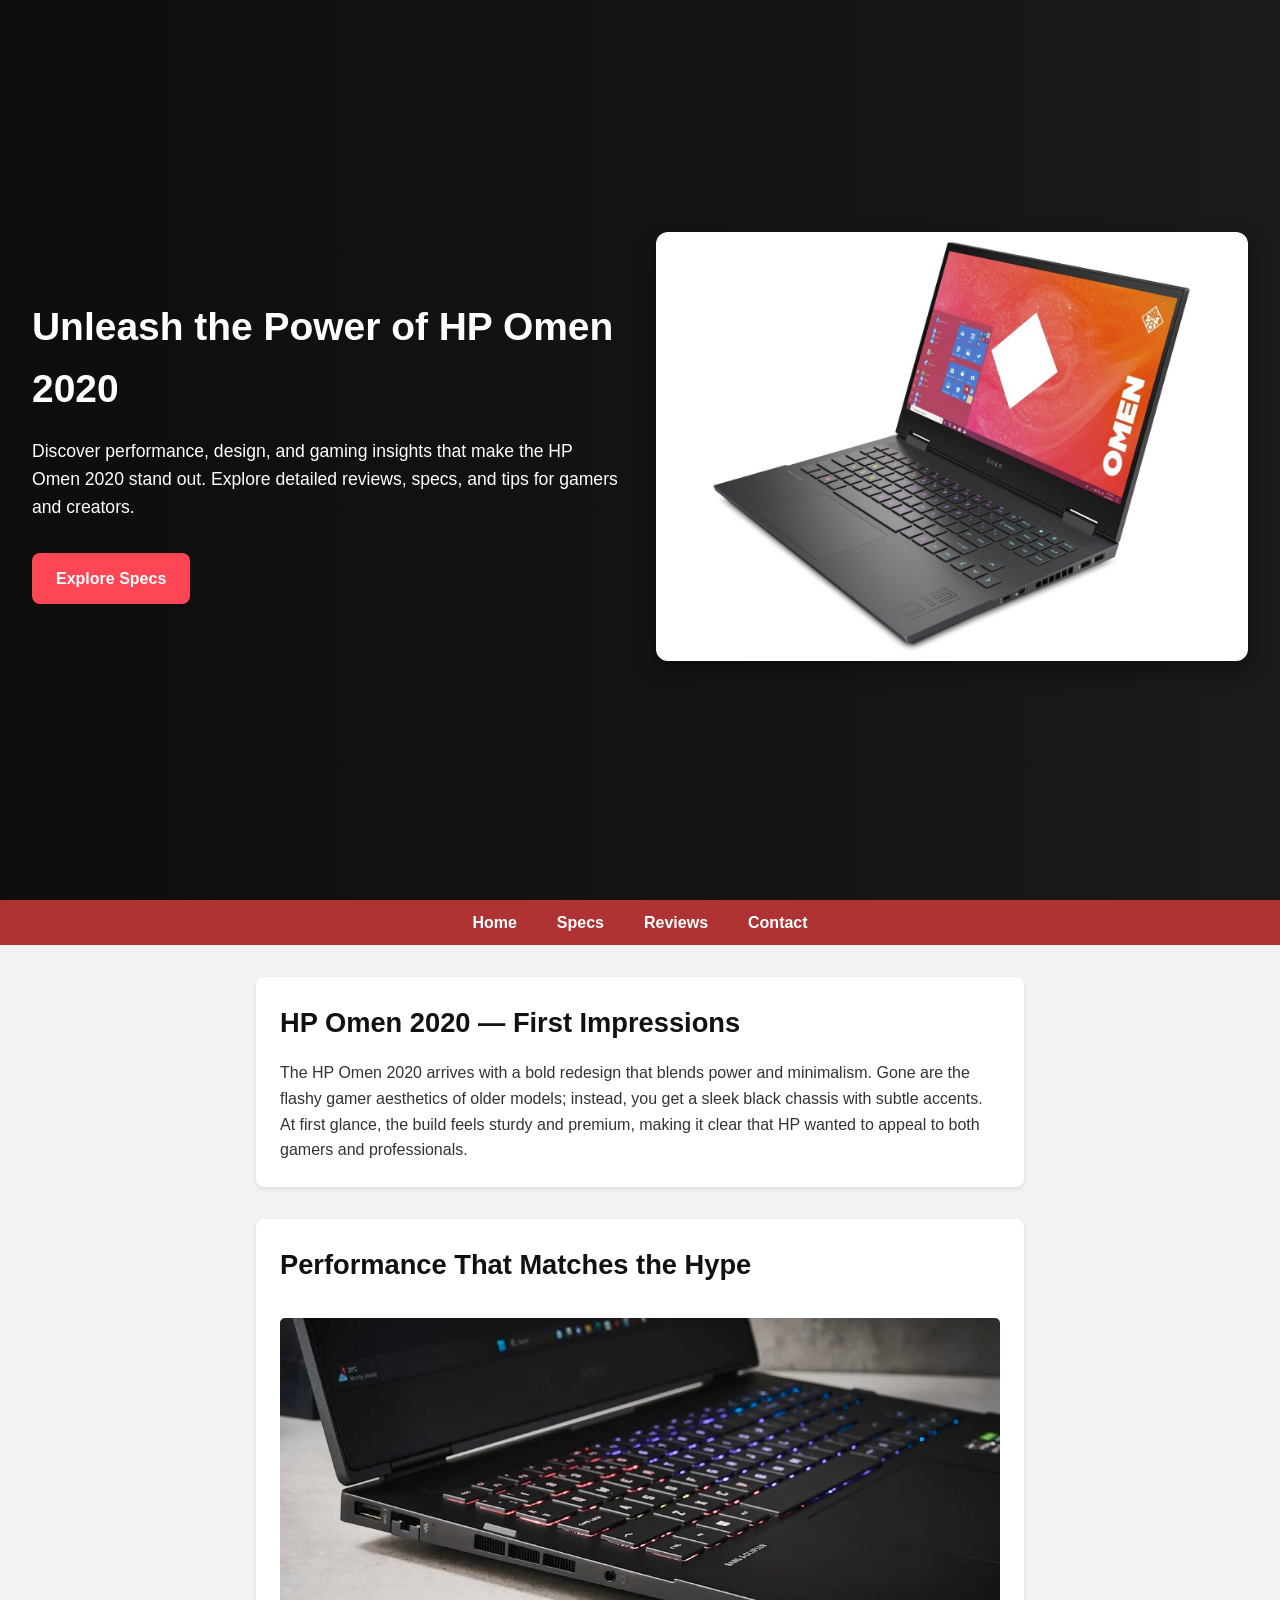
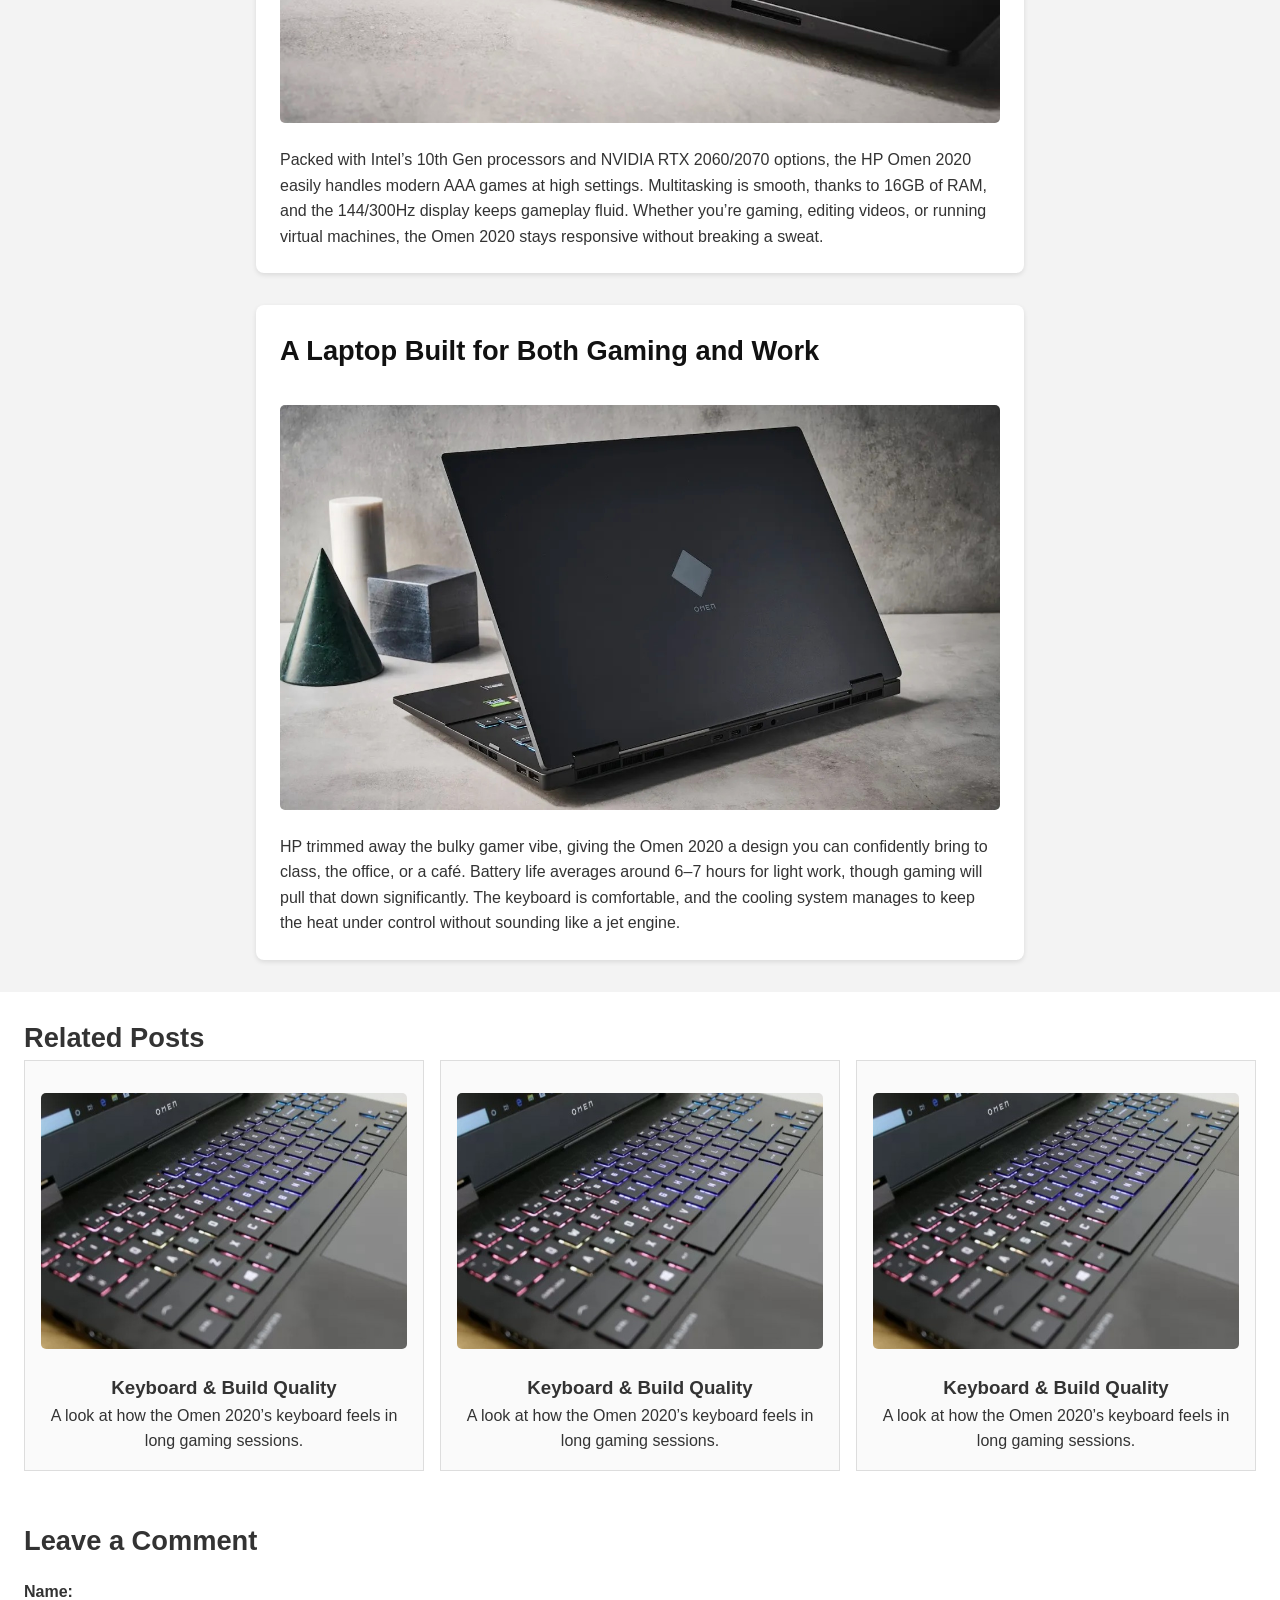
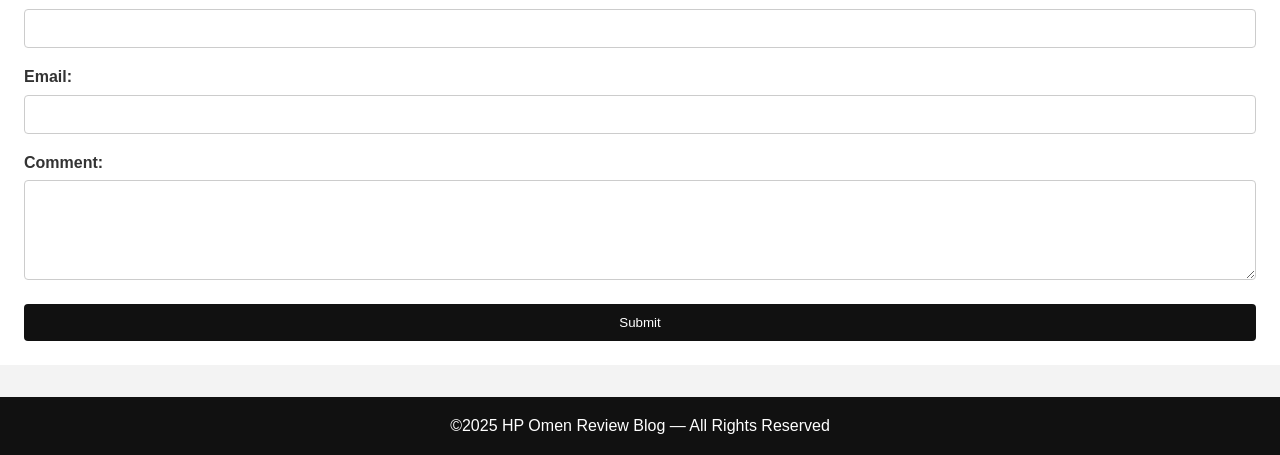
<file: projects/beginner/blog-page/index.html>
<!doctype html>
<html lang="en">
  <head>
    <meta charset="UTF-8" />
    <meta name="viewport" content="width=device-width, initial-scale=1.0" />
    <title>HP Omen 2020 Review Blog</title>
    <link rel="stylesheet" href="styles.css" />
  </head>
  <body>
    <!--   <header id="home">
      <h1>HP Omen 2020 Review Blog</h1>
      <p>Performance, design, and gaming insights.</p>
    </header> -->

    <!-- ✅ Hero Section with CTA -->
    <section class="hero" id="home">
      <div class="hero-content">
        <h1>Unleash the Power of HP Omen 2020</h1>
        <p>
          Discover performance, design, and gaming insights that make the HP
          Omen 2020 stand out. Explore detailed reviews, specs, and tips for
          gamers and creators.
        </p>
        <a href="#specs" class="cta-btn">Explore Specs</a>
      </div>
      <div class="hero-image">
        <img
          src="./images/hp-frontview.jpg"
          alt="HP Omen 2020 laptop open with RGB keyboard glowing"
        />
      </div>
    </section>
    <nav aria-label="Main navigation">
      <ul>
        <li><a href="#home">Home</a></li>
        <li><a href="#specs">Specs</a></li>
        <li><a href="#reviews">Reviews</a></li>
        <li><a href="#contact">Contact</a></li>
      </ul>
    </nav>
    <main>
      <article>
        <h2>HP Omen 2020 — First Impressions</h2>
        <!-- <img
          src="./images/hp-frontview.jpg"
          alt="Front view of the HP Omen 2020 laptop"
        /> -->
        <p>
          The HP Omen 2020 arrives with a bold redesign that blends power and
          minimalism. Gone are the flashy gamer aesthetics of older models;
          instead, you get a sleek black chassis with subtle accents. At first
          glance, the build feels sturdy and premium, making it clear that HP
          wanted to appeal to both gamers and professionals.
        </p>
      </article>
      <article id="specs">
        <h2>Performance That Matches the Hype</h2>
        <img
          src="./images/hp-side.jpg"
          alt="Close-up of HP Omen 2020 display running a game"
        />
        <p>
          Packed with Intel’s 10th Gen processors and NVIDIA RTX 2060/2070
          options, the HP Omen 2020 easily handles modern AAA games at high
          settings. Multitasking is smooth, thanks to 16GB of RAM, and the
          144/300Hz display keeps gameplay fluid. Whether you’re gaming, editing
          videos, or running virtual machines, the Omen 2020 stays responsive
          without breaking a sweat.
        </p>
      </article>
      <article id="reviews">
        <h2>A Laptop Built for Both Gaming and Work</h2>
        <img src="./images/hp-desk.jpg" alt="Side profile of HP Omen 2020" />
        <p>
          HP trimmed away the bulky gamer vibe, giving the Omen 2020 a design
          you can confidently bring to class, the office, or a café. Battery
          life averages around 6–7 hours for light work, though gaming will pull
          that down significantly. The keyboard is comfortable, and the cooling
          system manages to keep the heat under control without sounding like a
          jet engine.
        </p>
      </article>
    </main>
    <section class="cards">
      <h2>Related Posts</h2>
      <div class="card-container">
        <div class="card">
          <img src="./images/hp-keyboard.jpg" alt="HP Omen keyboard close-up" />
          <h3>Keyboard & Build Quality</h3>
          <p>
            A look at how the Omen 2020’s keyboard feels in long gaming
            sessions.
          </p>
        </div>
        <div class="card">
          <img src="./images/hp-keyboard.jpg" alt="HP Omen keyboard close-up" />
          <h3>Keyboard & Build Quality</h3>
          <p>
            A look at how the Omen 2020’s keyboard feels in long gaming
            sessions.
          </p>
        </div>
        <div class="card">
          <img src="./images/hp-keyboard.jpg" alt="HP Omen keyboard close-up" />
          <h3>Keyboard & Build Quality</h3>
          <p>
            A look at how the Omen 2020’s keyboard feels in long gaming
            sessions.
          </p>
        </div>
      </div>
    </section>

    <section>
      <h2 id="contact">Leave a Comment</h2>
      <form>
        <label for="name">Name:</label>
        <input
          type="text"
          id="name"
          name="name"
          required
          aria-required="true"
        />
        <label for="email">Email:</label>
        <input
          type="email"
          id="email"
          name="email"
          required
          aria-required="true"
        />
        <label for="comment">Comment:</label>
        <textarea id="comment" name="comment" required></textarea>
        <button type="submit">Submit</button>
      </form>
    </section>

    <footer>
      <p>&copy;2025 HP Omen Review Blog — All Rights Reserved</p>
    </footer>
  </body>
</html>
</file>
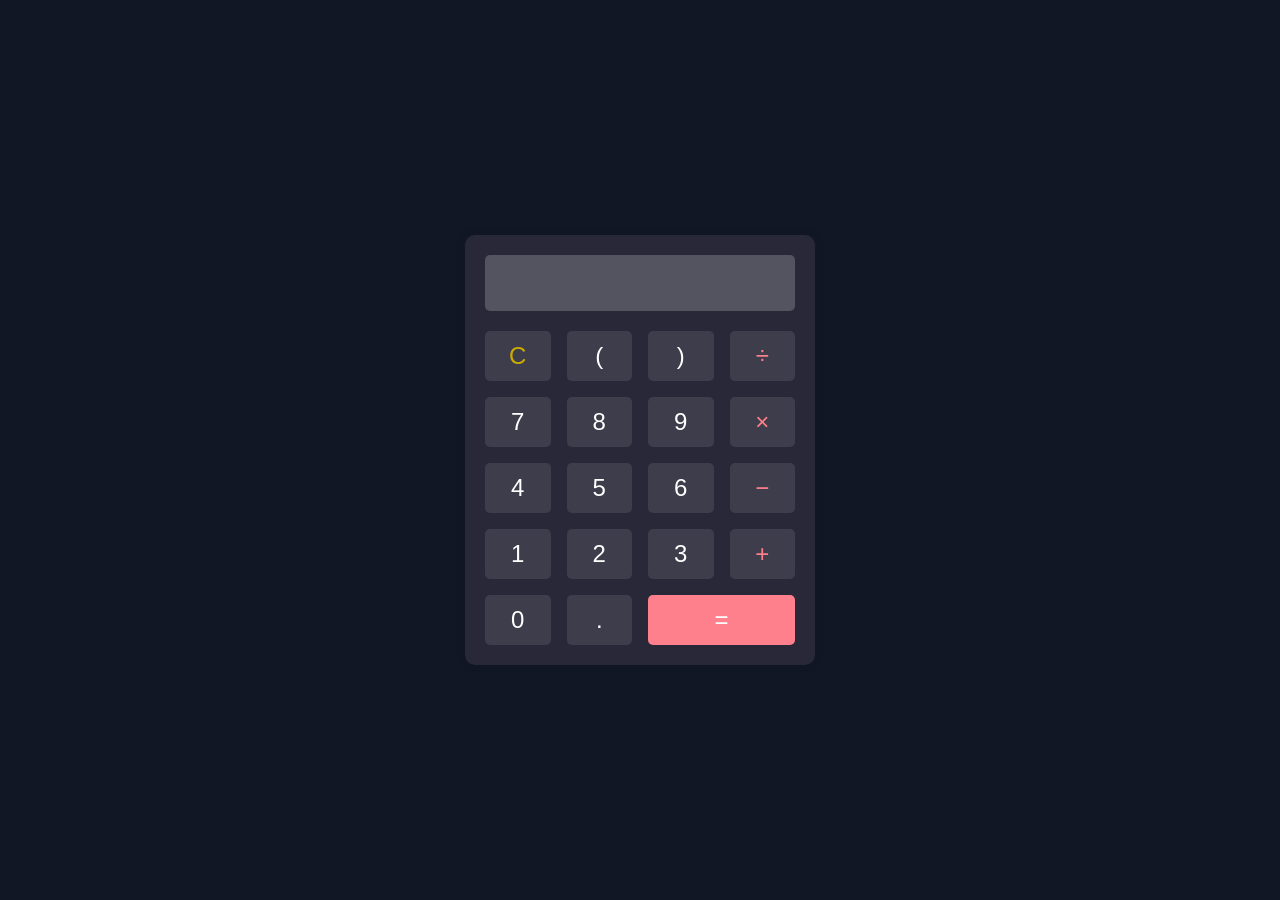
<file: projects/beginner/calculator/index.html>
<!doctype html>
<html lang="en">
  <head>
    <meta charset="UTF-8" />
    <meta name="viewport" content="width=device-width, initial-scale=1.0" />
    <title>Calculator</title>
    <link rel="stylesheet" href="styles.css" />
    <script src="app.js" defer></script>
  </head>
  <body>
    <div class="calculator">
      <input type="text" id="display" class="display" readonly />
      <div class="buttons">
        <button class="button clear" onclick="clearDisplay()">C</button>
        <button class="button" onclick="appendToDisplay('(')">(</button>
        <button class="button" onclick="appendToDisplay(')')">)</button>
        <button class="button symbol" onclick="appendToDisplay('/')">&divide;</button>

        <button class="button" onclick="appendToDisplay('7')">7</button>
        <button class="button" onclick="appendToDisplay('8')">8</button>
        <button class="button" onclick="appendToDisplay('9')">9</button>
        <button class="button symbol" onclick="appendToDisplay('*')">&times;</button>

        <button class="button" onclick="appendToDisplay('4')">4</button>
        <button class="button" onclick="appendToDisplay('5')">5</button>
        <button class="button" onclick="appendToDisplay('6')">6</button>
        <button class="button symbol" onclick="appendToDisplay('-')">&minus;</button>

        <button class="button" onclick="appendToDisplay('1')">1</button>
        <button class="button" onclick="appendToDisplay('2')">2</button>
        <button class="button" onclick="appendToDisplay('3')">3</button>
        <button class="button symbol" onclick="appendToDisplay('+')">+</button>

        <button class="button" onclick="appendToDisplay('0')">0</button>
        <button class="button" onclick="appendToDisplay('.')">.</button>
        <button class="button equals" onclick="calculate()">
          =
        </button>
      </div>
    </div>
  </body>
</html>
</file>
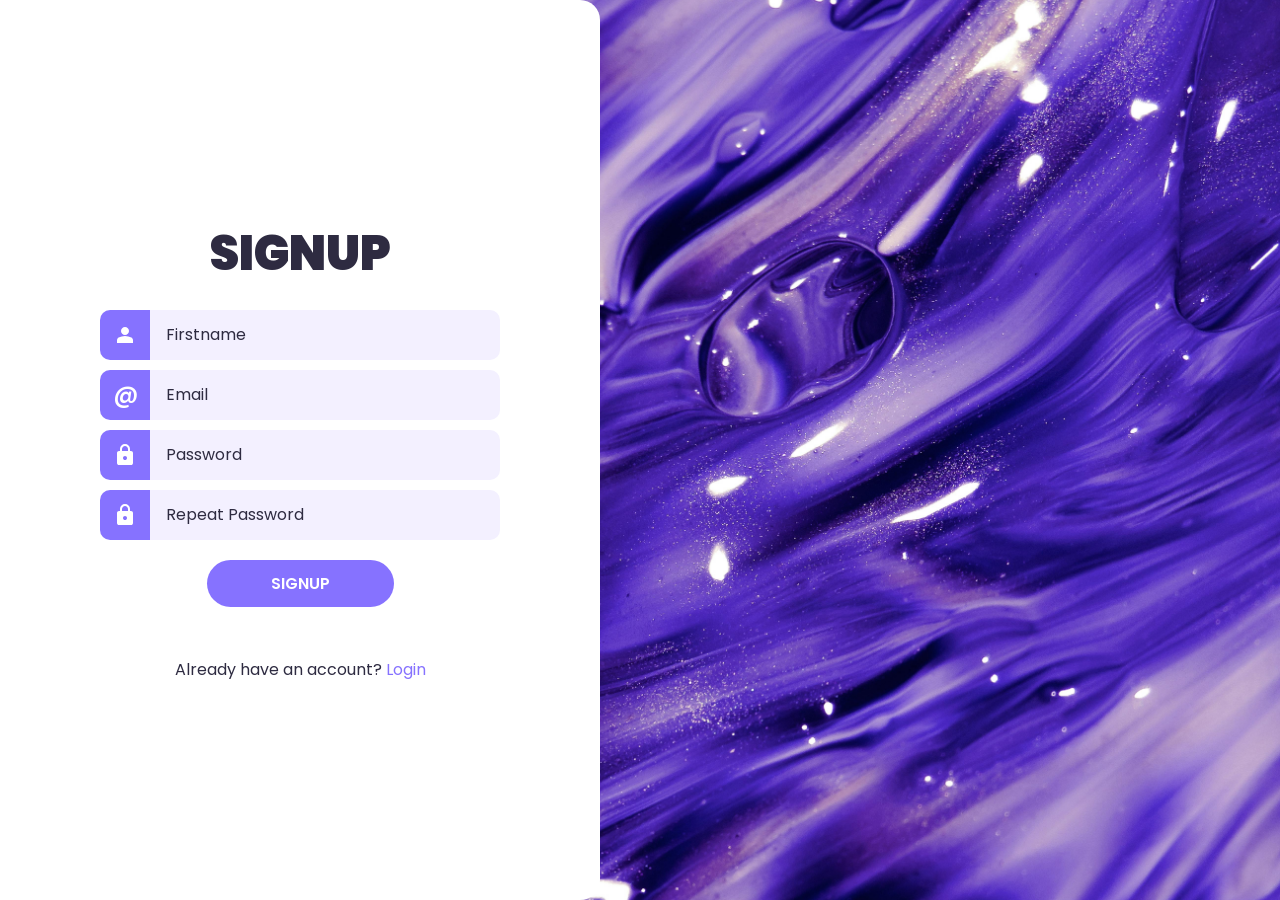
<file: projects/beginner/login-signup/index.html>
<!doctype html>
<html lang="en">
  <head>
    <meta charset="UTF-8" />
    <meta name="viewport" content="width=device-width, initial-scale=1.0" />
    <link rel="stylesheet" href="styles.css" />
    <script src="validation.js" defer></script>
    <title>SignUp</title>
  </head>
  <body>
    <div class="wrapper">
      <h1>Signup</h1>
      <p id="error-message"></p>
      <form id="form">
        <div>
          <label for="firstname-input"
            ><svg
              xmlns="http://www.w3.org/2000/svg"
              height="24px"
              viewBox="0 -960 960 960"
              width="24px"
              fill="#434343"
            >
              <path
                d="M367-527q-47-47-47-113t47-113q47-47 113-47t113 47q47 47 47 113t-47 113q-47 47-113 47t-113-47ZM160-160v-112q0-34 17.5-62.5T224-378q62-31 126-46.5T480-440q66 0 130 15.5T736-378q29 15 46.5 43.5T800-272v112H160Z"
              /></svg
          ></label>
          <input
            type="text"
            name="firstname"
            id="firstname-input"
            placeholder="Firstname"
          />
        </div>
        <div>
          <label for="email-input"><span>@</span></label>
          <input
            type="email"
            name="email"
            id="email-input"
            placeholder="Email"
          />
        </div>
        <div>
          <label for="password-input"
            ><svg
              xmlns="http://www.w3.org/2000/svg"
              height="24px"
              viewBox="0 -960 960 960"
              width="24px"
              fill="#434343"
            >
              <path
                d="M240-80q-33 0-56.5-23.5T160-160v-400q0-33 23.5-56.5T240-640h40v-80q0-83 58.5-141.5T480-920q83 0 141.5 58.5T680-720v80h40q33 0 56.5 23.5T800-560v400q0 33-23.5 56.5T720-80H240Zm296.5-223.5Q560-327 560-360t-23.5-56.5Q513-440 480-440t-56.5 23.5Q400-393 400-360t23.5 56.5Q447-280 480-280t56.5-23.5ZM360-640h240v-80q0-50-35-85t-85-35q-50 0-85 35t-35 85v80Z"
              /></svg
          ></label>
          <input
            type="password"
            name="password"
            id="password-input"
            placeholder="Password"
          />
        </div>
        <div>
          <label for="repeat-password-input"
            ><svg
              xmlns="http://www.w3.org/2000/svg"
              height="24px"
              viewBox="0 -960 960 960"
              width="24px"
              fill="#434343"
            >
              <path
                d="M240-80q-33 0-56.5-23.5T160-160v-400q0-33 23.5-56.5T240-640h40v-80q0-83 58.5-141.5T480-920q83 0 141.5 58.5T680-720v80h40q33 0 56.5 23.5T800-560v400q0 33-23.5 56.5T720-80H240Zm296.5-223.5Q560-327 560-360t-23.5-56.5Q513-440 480-440t-56.5 23.5Q400-393 400-360t23.5 56.5Q447-280 480-280t56.5-23.5ZM360-640h240v-80q0-50-35-85t-85-35q-50 0-85 35t-35 85v80Z"
              /></svg
          ></label>
          <input
            type="password"
            name="repeat-password"
            id="repeat-password-input"
            placeholder="Repeat Password"
          />
        </div>
        <button type="submit">Signup</button>
      </form>
      <p>Already have an account? <a href="login.html">Login</a></p>
    </div>
  </body>
</html>
</file>
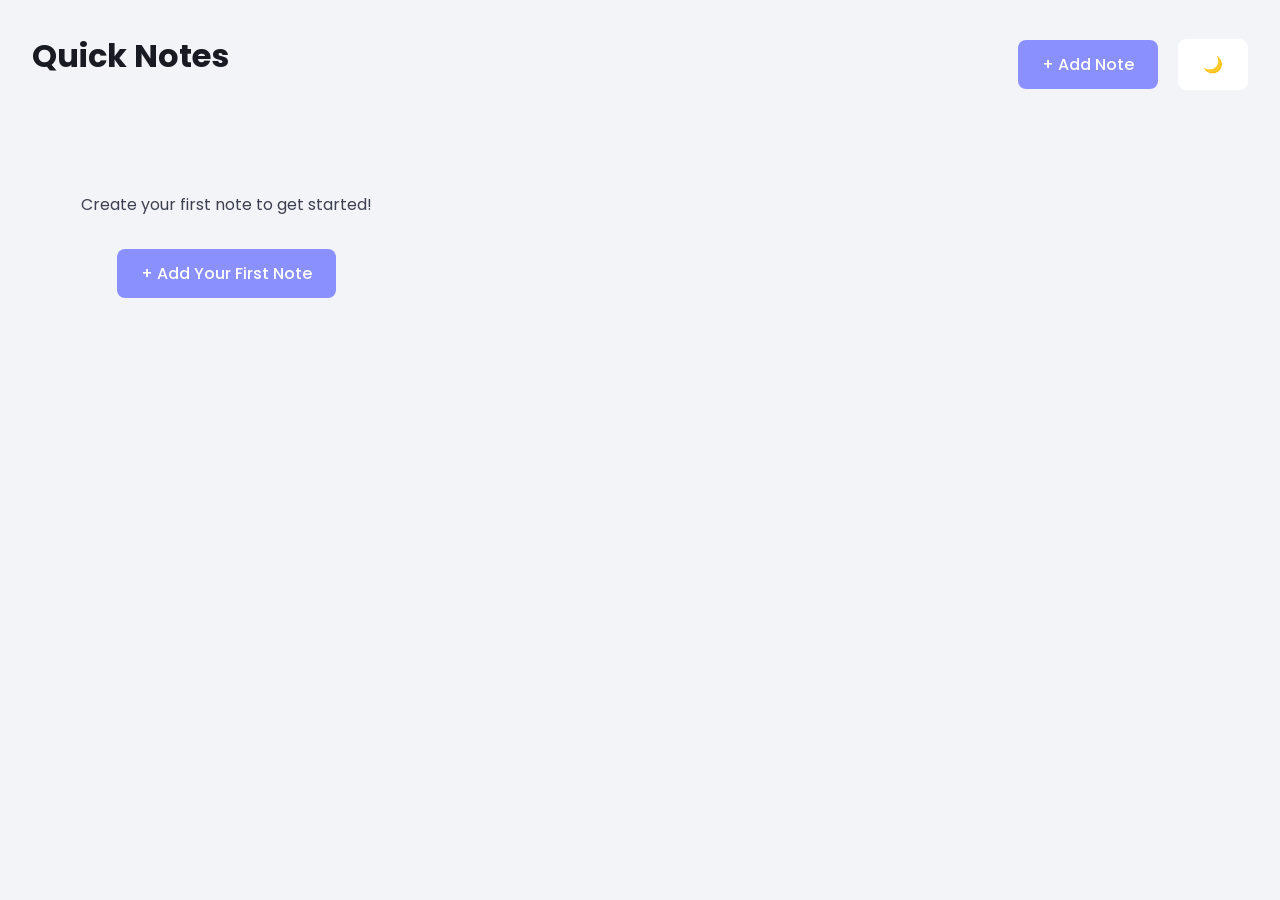
<file: projects/beginner/note-app/index.html>
<!doctype html>
<html lang="en">
  <head>
    <meta charset="UTF-8" />
    <meta name="viewport" content="width=device-width, initial-scale=1.0" />
    <title>Quick Notes</title>
    <link rel="stylesheet" href="style.css" />
    <script src="app.js" defer></script>
  </head>
  <body>
    <header>
      <h1>Quick Notes</h1>
      <div>
        <button class="add-note-btn" onclick="openNoteDialog()">
          + Add Note
        </button>
        <button id="themeToggleBtn" class="theme-toggle-btn">🌙</button>
      </div>
    </header>

    <main id="notesContainer" class="notes-grid"></main>

    <dialog id="noteDialog">
      <div class="dialog-content">
        <div class="dialog-header">
          <h2 class="dialog-title" id="dialogTitle">Add New Note</h2>
          <button class="close-btn" onclick="closeNoteDialog()">x</button>
        </div>

        <form id="noteForm">
          <div class="form-group">
            <label for="noteTitle" class="form-label">Title</label>
            <input
              type="text"
              id="noteTitle"
              class="form-input"
              placeholder="Enter note title..."
              required
            />
          </div>

          <div class="form-group">
            <label for="noteContent" class="form-label">Content</label>
            <textarea
              id="noteContent"
              class="form-textarea"
              placeholder="Write your note here..."
              required
            ></textarea>
          </div>

          <div class="dialog-actions">
            <button
              type="button"
              class="cancel-btn"
              onclick="closeNoteDialog()"
            >
              Cancel
            </button>
            <button type="submit" class="save-btn">Save Note</button>
          </div>
        </form>
      </div>
    </dialog>
  </body>
</html>
</file>
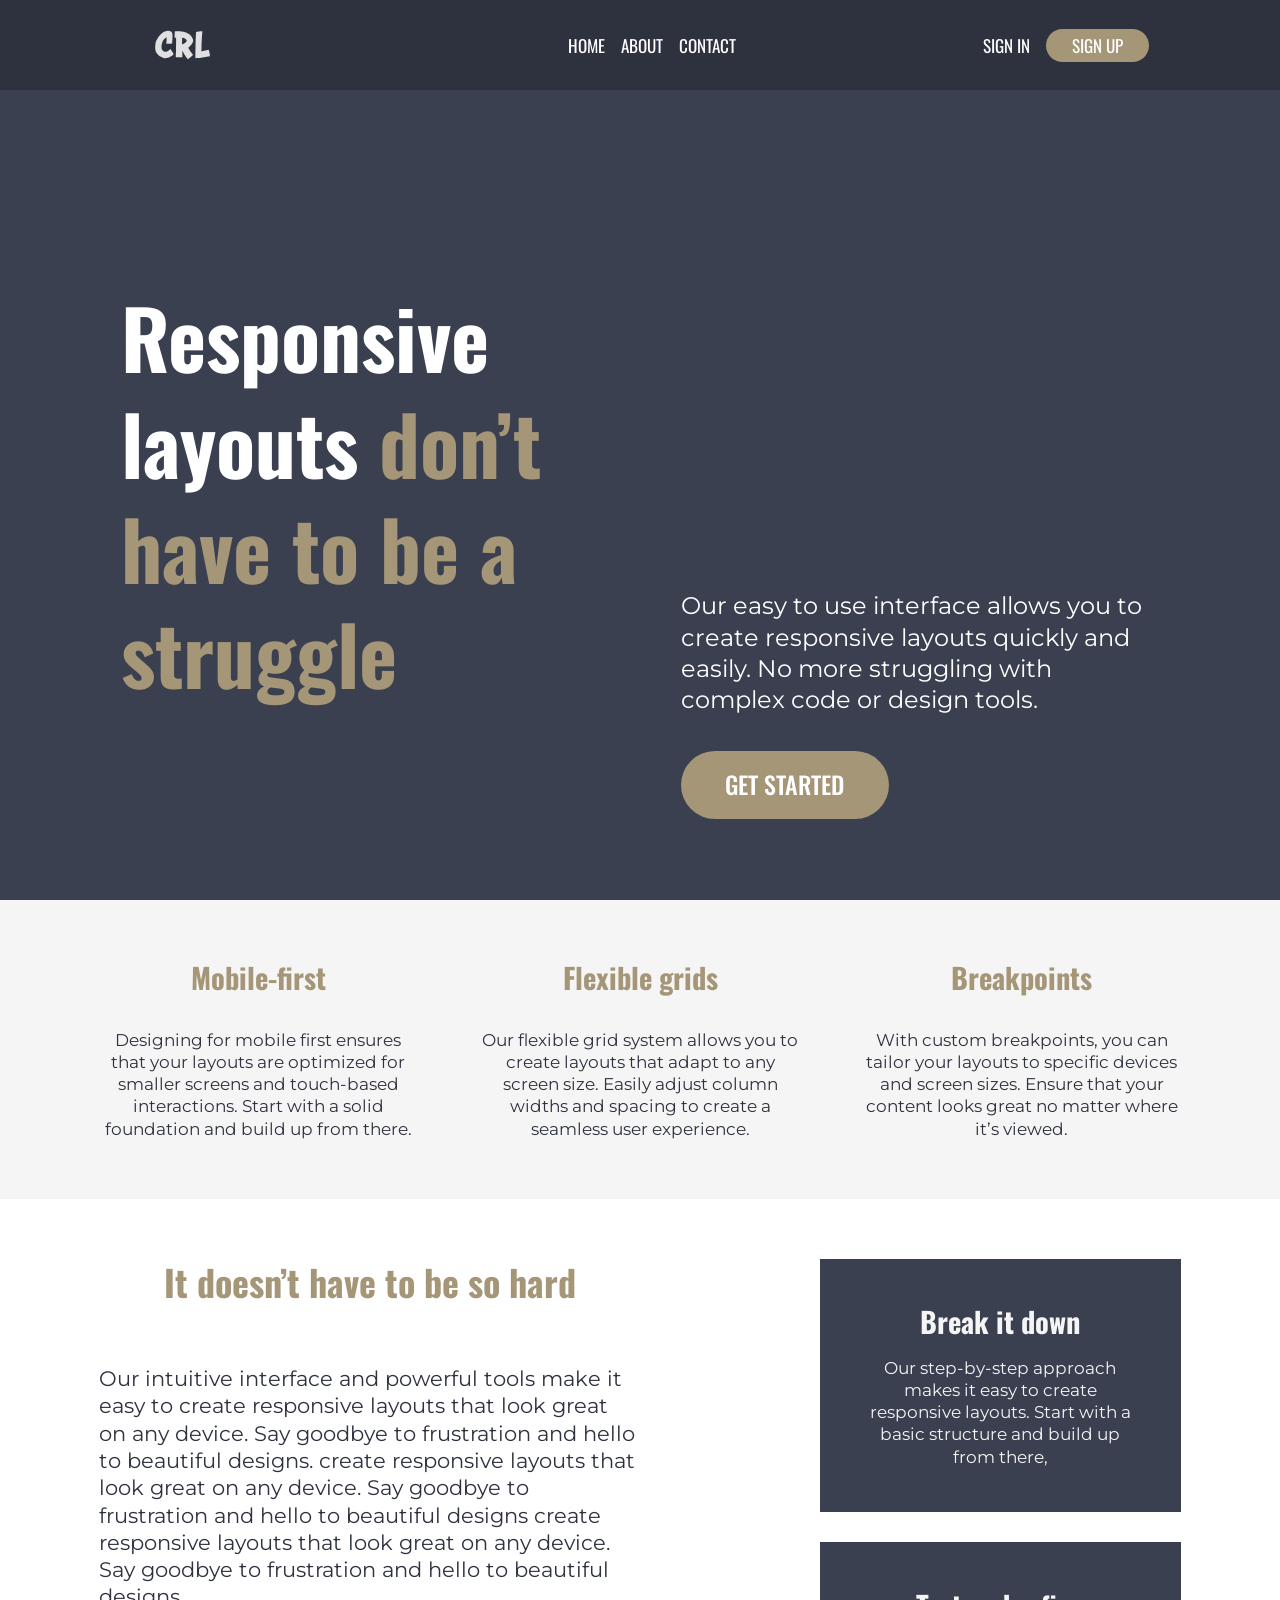
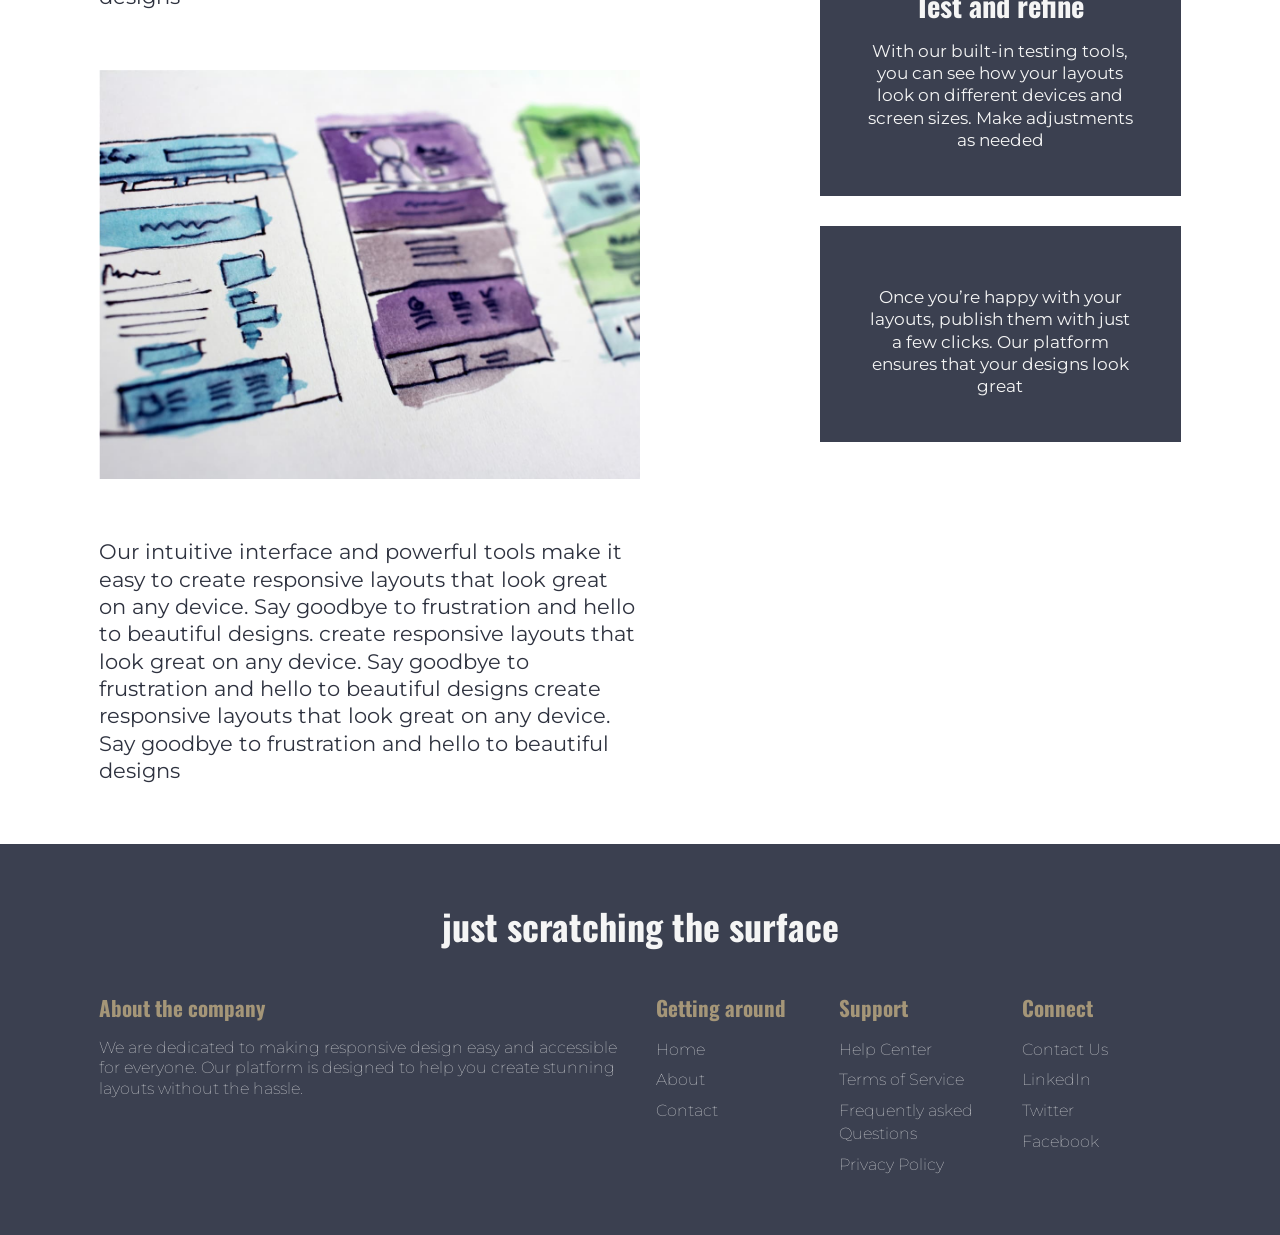
<file: projects/beginner/responsive-layout/index.html>
<!DOCTYPE html>
<html lang="en">
  <head>
    <meta charset="UTF-8" />
    <meta name="viewport" content="width=device-width, initial-scale=1.0" />
    <title>Responsive Layout</title>

    <link rel="preconnect" href="https://fonts.googleapis.com" />
    <link rel="preconnect" href="https://fonts.gstatic.com" crossorigin />
    <link
      href="https://fonts.googleapis.com/css2?family=Montserrat:ital,wght@0,100..900;1,100..900&family=Oswald:wght@200..700&display=swap"
      rel="stylesheet"
    />

    <!-- Base styles: always load -->
    <link rel="stylesheet" href="./styles/general.css" />
    <!-- Tablet overrides -->
    <link
      rel="stylesheet"
      href="./styles/tablet.css"
      media="(min-width: 701px) "
    />

    <!-- Desktop overrides -->
    <link
      rel="stylesheet"
      href="./styles/desktop.css"
      media="(min-width: 1001px)"
    />
  </head>
  <body>
    <!-- header section -->
    <header>
      <nav class="container">
        <div class="logo">
          <img src="./images/logo.svg" alt="logo svg" />
          <label for="nav-toggle" class="hamburger">☰</label>
        </div>
        <input type="checkbox" name="toggle" id="nav-toggle" />
        <ul class="nav-links">
          <li><a href="#">Home</a></li>
          <li><a href="#">About</a></li>
          <li><a href="#">Contact</a></li>

          <li><a href="#">Sign In</a></li>
          <li><a href="#" class="sign-up">Sign Up</a></li>
        </ul>
      </nav>
    </header>
    <main>
      <!-- hero section -->
      <section class="hero">
        <div class="container hero-content">
          <div class="hero-title">
            <h1>Responsive layouts <span>don’t have to be a struggle</span></h1>
          </div>
          <div class="hero-text">
            <p>
              Our easy to use interface allows you to create responsive layouts
              quickly and easily. No more struggling with complex code or design
              tools.
            </p>
            <a href="#" class="cta-btn">Get Started</a>
          </div>
        </div>
      </section>

      <!-- design section -->
      <section class="design">
        <div class="container design-grid">
          <div class="design-col">
            <h2>Mobile-first</h2>
            <p>
              Designing for mobile first ensures that your layouts are optimized
              for smaller screens and touch-based interactions. Start with a
              solid foundation and build up from there.
            </p>
          </div>
          <div class="design-col">
            <h2>Flexible grids</h2>
            <p>
              Our flexible grid system allows you to create layouts that adapt
              to any screen size. Easily adjust column widths and spacing to
              create a seamless user experience.
            </p>
          </div>
          <div class="design-col">
            <h2>Breakpoints</h2>
            <p>
              With custom breakpoints, you can tailor your layouts to specific
              devices and screen sizes. Ensure that your content looks great no
              matter where it’s viewed.
            </p>
          </div>
        </div>
      </section>

      <!-- method section -->
      <section class="method">
        <div class="container method-content">
          <!-- method image side -->
          <div class="image-side">
            <div class="method-row">
              <h2 class="method-title">It doesn’t have to be so hard</h2>
              <p class="method-text">
                Our intuitive interface and powerful tools make it easy to
                create responsive layouts that look great on any device. Say
                goodbye to frustration and hello to beautiful designs. create
                responsive layouts that look great on any device. Say goodbye to
                frustration and hello to beautiful designs create responsive
                layouts that look great on any device. Say goodbye to
                frustration and hello to beautiful designs
              </p>
            </div>
       
              <img
                class="method-img method-row container"
                src="./images/the-image.jpg"
                alt="devices illustration"
              />
     
            <div class="method-row">
              <p class="method-text">
                Our intuitive interface and powerful tools make it easy to
                create responsive layouts that look great on any device. Say
                goodbye to frustration and hello to beautiful designs. create
                responsive layouts that look great on any device. Say goodbye to
                frustration and hello to beautiful designs create responsive
                layouts that look great on any device. Say goodbye to
                frustration and hello to beautiful designs
              </p>
            </div>
          </div>
          <!-- grid-side -->
          <div class="grid-side">
            <div class="grid-method">
              <h2>Break it down</h2>
              <p>
                Our step-by-step approach makes it easy to create responsive
                layouts. Start with a basic structure and build up from there,
              </p>
            </div>
            <div class="grid-method">
              <h2>Test and refine</h2>
              <p>
                With our built-in testing tools, you can see how your layouts
                look on different devices and screen sizes. Make adjustments as
                needed
              </p>
            </div>
            <div class="grid-method">
              <p>
                Once you’re happy with your layouts, publish them with just a
                few clicks. Our platform ensures that your designs look great
              </p>
            </div>
          </div>
        </div>
      </section>
    </main>

    <!-- footer section -->
    <footer>
      <div class="container footer-content">
        <h2 class="footer-title">just scratching the surface</h2>

        <div class="footer-box">
          <div class="footer-about">
            <h2>About the company</h2>
            <p>
              We are dedicated to making responsive design easy and accessible
              for everyone. Our platform is designed to help you create stunning
              layouts without the hassle.
            </p>
          </div>
          <!-- footer links -->
          <div class="footer-links">
            <div class="link-col">
              <h2>Getting around</h2>
              <ul>
                <li><a href="#">Home</a></li>
                <li><a href="#">About</a></li>
                <li><a href="#">Contact</a></li>
              </ul>
            </div>
            <div class="link-col">
              <h2>Support</h2>
              <ul>
                <li><a href="#">Help Center</a></li>
                <li><a href="#">Terms of Service</a></li>
                <li><a href="#">Frequently asked Questions</a></li>
                <li><a href="#">Privacy Policy</a></li>
              </ul>
            </div>
            <div class="link-col">
              <h2>Connect</h2>
              <ul>
                <li><a href="#">Contact Us</a></li>
                <li><a href="#">LinkedIn</a></li>
                <li><a href="#">Twitter</a></li>
                <li><a href="#">Facebook</a></li>
              </ul>
            </div>
          </div>
        </div>
      </div>
    </footer>

    <script src="script.js"></script>
  </body>
</html>
</file>
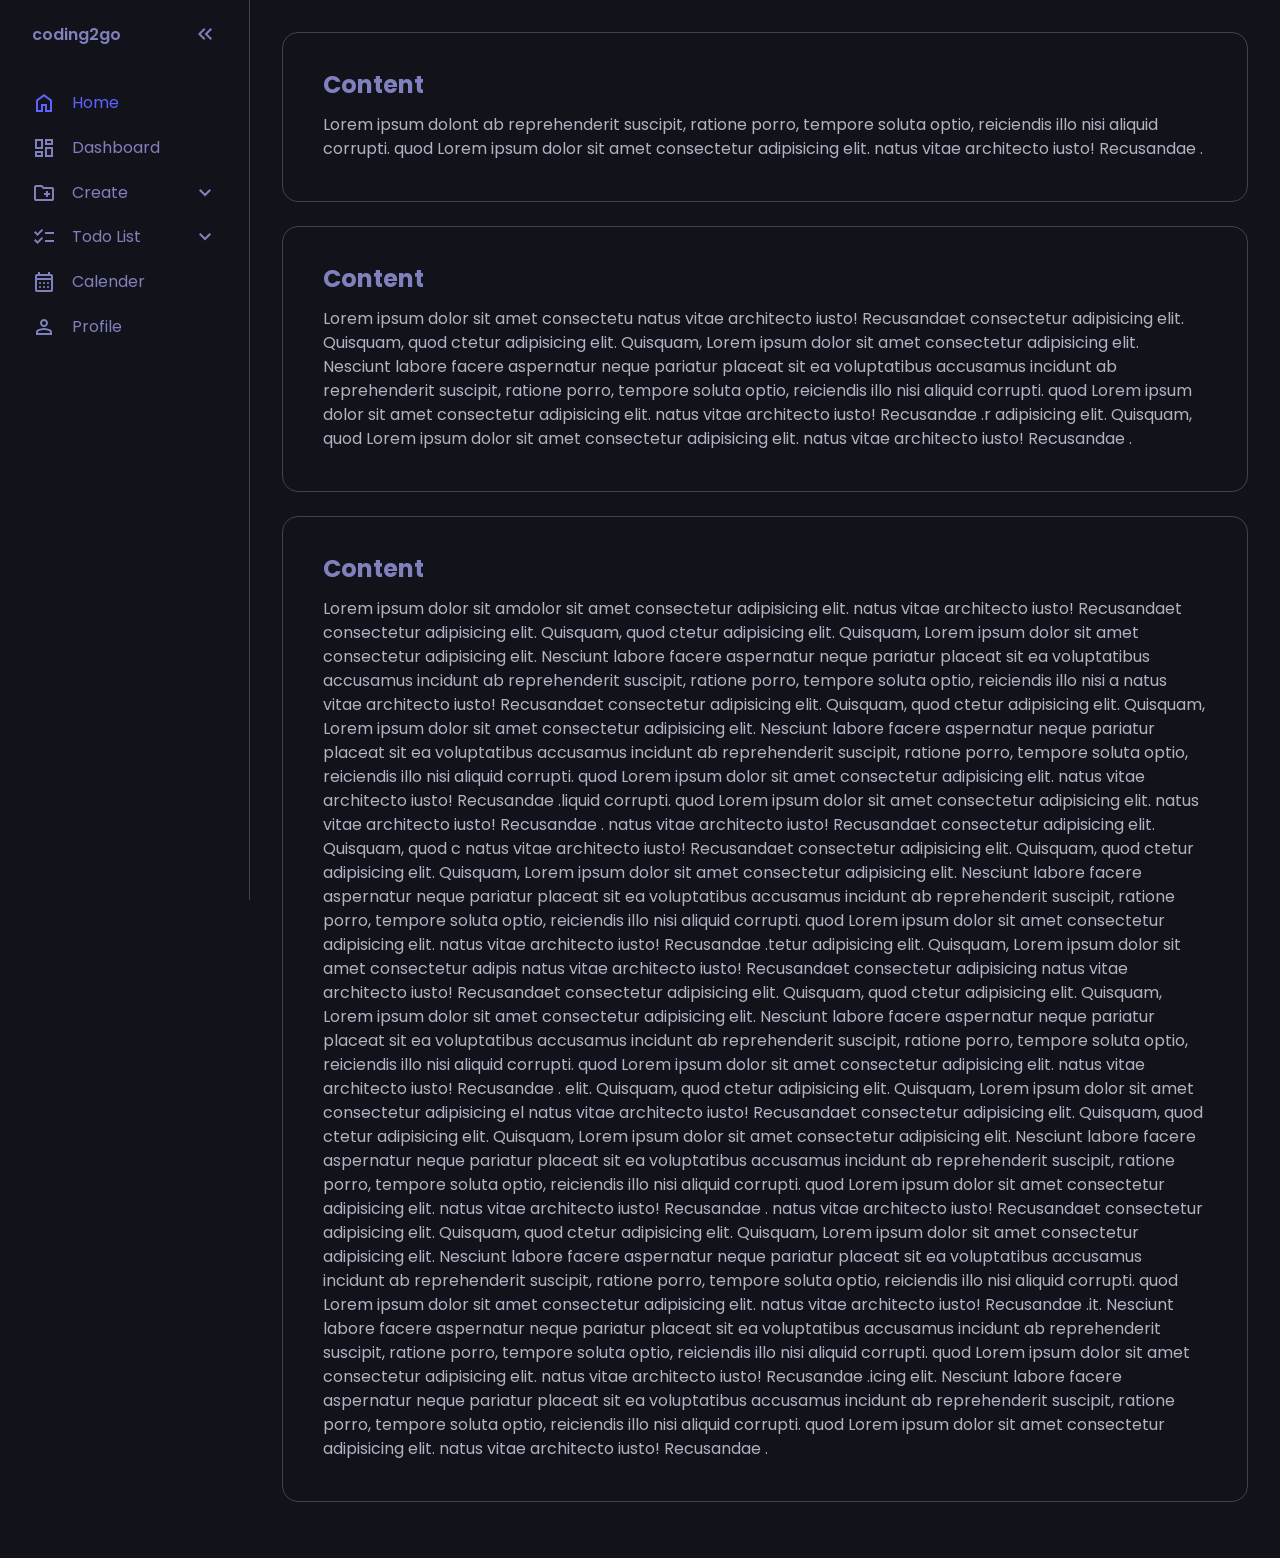
<file: projects/beginner/responsive-sidebar/index.html>
<!doctype html>
<html lang="en">
  <head>
    <meta charset="UTF-8" />
    <meta name="viewport" content="width=device-width, initial-scale=1.0" />
    <link rel="stylesheet" href="styles.css" />
    <script src="script.js" defer></script>
    <title>Responsive Sidebar</title>
  </head>
  <body>
    <nav id="sidebar">
      <ul>
        <li>
          <span class="logo">coding2go</span>
          <button id="toggle-btn" onclick="toggleSidebar()">
            <svg
              xmlns="http://www.w3.org/2000/svg"
              height="24px"
              viewBox="0 -960 960 960"
              width="24px"
              fill="#c9c9c9"
            >
              <path
                d="M440-240 200-480l240-240 56 56-183 184 183 184-56 56Zm264 0L464-480l240-240 56 56-183 184 183 184-56 56Z"
              />
            </svg>
          </button>
        </li>
        <li class="active">
          <a href="index.html">
            <svg
              xmlns="http://www.w3.org/2000/svg"
              height="24px"
              viewBox="0 -960 960 960"
              width="24px"
              fill="#c9c9c9"
            >
              <path
                d="M240-200h120v-240h240v240h120v-360L480-740 240-560v360Zm-80 80v-480l320-240 320 240v480H520v-240h-80v240H160Zm320-350Z"
              />
            </svg>
            <span>Home</span></a
          >
        </li>
        <li>
          <a href="#">
            <svg
              xmlns="http://www.w3.org/2000/svg"
              height="24px"
              viewBox="0 -960 960 960"
              width="24px"
              fill="#c9c9c9"
            >
              <path
                d="M520-600v-240h320v240H520ZM120-440v-400h320v400H120Zm400 320v-400h320v400H520Zm-400 0v-240h320v240H120Zm80-400h160v-240H200v240Zm400 320h160v-240H600v240Zm0-480h160v-80H600v80ZM200-200h160v-80H200v80Zm160-320Zm240-160Zm0 240ZM360-280Z"
              />
            </svg>
            <span>Dashboard</span></a
          >
        </li>

        <li>
          <button class="dropdown-btn" onclick="toggleSubmenu(this)">
            <svg
              xmlns="http://www.w3.org/2000/svg"
              height="24px"
              viewBox="0 -960 960 960"
              width="24px"
              fill="#c9c9c9"
            >
              <path
                d="M560-320h80v-80h80v-80h-80v-80h-80v80h-80v80h80v80ZM160-160q-33 0-56.5-23.5T80-240v-480q0-33 23.5-56.5T160-800h240l80 80h320q33 0 56.5 23.5T880-640v400q0 33-23.5 56.5T800-160H160Zm0-80h640v-400H447l-80-80H160v480Zm0 0v-480 480Z"
              />
            </svg>
            <span>Create</span
            ><svg
              xmlns="http://www.w3.org/2000/svg"
              height="24px"
              viewBox="0 -960 960 960"
              width="24px"
              fill="#c9c9c9"
            >
              <path d="M480-344 240-584l56-56 184 184 184-184 56 56-240 240Z" />
            </svg>
          </button >
          <ul class="sub-menu">
            <div>
              <li><a href="#">Project</a></li>
              <li><a href="#">Task</a></li>
              <li><a href="#">Event</a></li>
            </div>
          </ul>
        </li>
        <li>
          <button class="dropdown-btn" onclick="toggleSubmenu(this)">
            <svg
              xmlns="http://www.w3.org/2000/svg"
              height="24px"
              viewBox="0 -960 960 960"
              width="24px"
              fill="#c9c9c9"
            >
              <path
                d="M222-200 80-342l56-56 85 85 170-170 56 57-225 226Zm0-320L80-662l56-56 85 85 170-170 56 57-225 226Zm298 240v-80h360v80H520Zm0-320v-80h360v80H520Z"
              />
            </svg>
            <span>Todo List</span>
            <svg
              xmlns="http://www.w3.org/2000/svg"
              height="24px"
              viewBox="0 -960 960 960"
              width="24px"
              fill="#c9c9c9"
            >
              <path d="M480-344 240-584l56-56 184 184 184-184 56 56-240 240Z" />
            </svg>
          </button>
          <ul class="sub-menu">
            <div>    <li><a href="#">Work</a></li>
            <li><a href="#">Private</a></li>
            <li><a href="#">Event</a></li>
            <li><a href="#">Coding</a></li></div>
        
          </ul>
        </li>
        <li>
          <a href="#">
            <svg
              xmlns="http://www.w3.org/2000/svg"
              height="24px"
              viewBox="0 -960 960 960"
              width="24px"
              fill="#c9c9c9"
            >
              <path
                d="M200-80q-33 0-56.5-23.5T120-160v-560q0-33 23.5-56.5T200-800h40v-80h80v80h320v-80h80v80h40q33 0 56.5 23.5T840-720v560q0 33-23.5 56.5T760-80H200Zm0-80h560v-400H200v400Zm0-480h560v-80H200v80Zm0 0v-80 80Zm280 240q-17 0-28.5-11.5T440-440q0-17 11.5-28.5T480-480q17 0 28.5 11.5T520-440q0 17-11.5 28.5T480-400Zm-188.5-11.5Q280-423 280-440t11.5-28.5Q303-480 320-480t28.5 11.5Q360-457 360-440t-11.5 28.5Q337-400 320-400t-28.5-11.5ZM640-400q-17 0-28.5-11.5T600-440q0-17 11.5-28.5T640-480q17 0 28.5 11.5T680-440q0 17-11.5 28.5T640-400ZM480-240q-17 0-28.5-11.5T440-280q0-17 11.5-28.5T480-320q17 0 28.5 11.5T520-280q0 17-11.5 28.5T480-240Zm-188.5-11.5Q280-263 280-280t11.5-28.5Q303-320 320-320t28.5 11.5Q360-297 360-280t-11.5 28.5Q337-240 320-240t-28.5-11.5ZM640-240q-17 0-28.5-11.5T600-280q0-17 11.5-28.5T640-320q17 0 28.5 11.5T680-280q0 17-11.5 28.5T640-240Z"
              />
            </svg>
            <span>Calender</span></a
          >
        </li>
        <li>
          <a href="#"
            ><svg
              xmlns="http://www.w3.org/2000/svg"
              height="24px"
              viewBox="0 -960 960 960"
              width="24px"
              fill="#c9c9c9"
            >
              <path
                d="M367-527q-47-47-47-113t47-113q47-47 113-47t113 47q47 47 47 113t-47 113q-47 47-113 47t-113-47ZM160-160v-112q0-34 17.5-62.5T224-378q62-31 126-46.5T480-440q66 0 130 15.5T736-378q29 15 46.5 43.5T800-272v112H160Zm80-80h480v-32q0-11-5.5-20T700-306q-54-27-109-40.5T480-360q-56 0-111 13.5T260-306q-9 5-14.5 14t-5.5 20v32Zm296.5-343.5Q560-607 560-640t-23.5-56.5Q513-720 480-720t-56.5 23.5Q400-673 400-640t23.5 56.5Q447-560 480-560t56.5-23.5ZM480-640Zm0 400Z"
              /></svg
            ><span>Profile</span></a
          >
        </li>
      </ul>
    </nav>

    <main>
      <div class="container">
        <h2>Content</h2>
        <p>
          Lorem ipsum dolont ab reprehenderit suscipit, ratione porro, tempore soluta
          optio, reiciendis illo nisi aliquid corrupti. quod Lorem ipsum dolor
          sit amet consectetur adipisicing elit. natus vitae architecto iusto!
          Recusandae .
        </p>
      </div>
      <div class="container">
        <h2>Content</h2>
        <p>
          Lorem ipsum dolor sit amet consectetu natus vitae architecto iusto! Recusandaet consectetur adipisicing
          elit. Quisquam, quod ctetur adipisicing elit. Quisquam, Lorem ipsum
          dolor sit amet consectetur adipisicing elit. Nesciunt labore facere
          aspernatur neque pariatur placeat sit ea voluptatibus accusamus
          incidunt ab reprehenderit suscipit, ratione porro, tempore soluta
          optio, reiciendis illo nisi aliquid corrupti. quod Lorem ipsum dolor
          sit amet consectetur adipisicing elit. natus vitae architecto iusto!
          Recusandae .r adipisicing elit. Quisquam,
          quod Lorem ipsum dolor sit amet consectetur adipisicing elit. natus
          vitae architecto iusto! Recusandae .
        </p>
      </div>
      <div class="container">
        <h2>Content</h2>
        <p>
          Lorem ipsum dolor sit amdolor sit amet consectetur adipisicing elit.
          natus vitae architecto iusto! Recusandaet consectetur adipisicing
          elit. Quisquam, quod ctetur adipisicing elit. Quisquam, Lorem ipsum
          dolor sit amet consectetur adipisicing elit. Nesciunt labore facere
          aspernatur neque pariatur placeat sit ea voluptatibus accusamus
          incidunt ab reprehenderit suscipit, ratione porro, tempore soluta
          optio, reiciendis illo nisi a natus vitae architecto iusto! Recusandaet consectetur adipisicing
          elit. Quisquam, quod ctetur adipisicing elit. Quisquam, Lorem ipsum
          dolor sit amet consectetur adipisicing elit. Nesciunt labore facere
          aspernatur neque pariatur placeat sit ea voluptatibus accusamus
          incidunt ab reprehenderit suscipit, ratione porro, tempore soluta
          optio, reiciendis illo nisi aliquid corrupti. quod Lorem ipsum dolor
          sit amet consectetur adipisicing elit. natus vitae architecto iusto!
          Recusandae .liquid corrupti. quod Lorem ipsum dolor
          sit amet consectetur adipisicing elit. natus vitae architecto iusto!
          Recusandae . natus vitae architecto iusto! Recusandaet consectetur adipisicing
          elit. Quisquam, quod c natus vitae architecto iusto! Recusandaet consectetur adipisicing
          elit. Quisquam, quod ctetur adipisicing elit. Quisquam, Lorem ipsum
          dolor sit amet consectetur adipisicing elit. Nesciunt labore facere
          aspernatur neque pariatur placeat sit ea voluptatibus accusamus
          incidunt ab reprehenderit suscipit, ratione porro, tempore soluta
          optio, reiciendis illo nisi aliquid corrupti. quod Lorem ipsum dolor
          sit amet consectetur adipisicing elit. natus vitae architecto iusto!
          Recusandae .tetur adipisicing elit. Quisquam, Lorem ipsum
          dolor sit amet consectetur adipis natus vitae architecto iusto! Recusandaet consectetur adipisicing natus vitae architecto iusto! Recusandaet consectetur adipisicing
          elit. Quisquam, quod ctetur adipisicing elit. Quisquam, Lorem ipsum
          dolor sit amet consectetur adipisicing elit. Nesciunt labore facere
          aspernatur neque pariatur placeat sit ea voluptatibus accusamus
          incidunt ab reprehenderit suscipit, ratione porro, tempore soluta
          optio, reiciendis illo nisi aliquid corrupti. quod Lorem ipsum dolor
          sit amet consectetur adipisicing elit. natus vitae architecto iusto!
          Recusandae .
          elit. Quisquam, quod ctetur adipisicing elit. Quisquam, Lorem ipsum
          dolor sit amet consectetur adipisicing el natus vitae architecto iusto! Recusandaet consectetur adipisicing
          elit. Quisquam, quod ctetur adipisicing elit. Quisquam, Lorem ipsum
          dolor sit amet consectetur adipisicing elit. Nesciunt labore facere
          aspernatur neque pariatur placeat sit ea voluptatibus accusamus
          incidunt ab reprehenderit suscipit, ratione porro, tempore soluta
          optio, reiciendis illo nisi aliquid corrupti. quod Lorem ipsum dolor
          sit amet consectetur adipisicing elit. natus vitae architecto iusto!
          Recusandae . natus vitae architecto iusto! Recusandaet consectetur adipisicing
          elit. Quisquam, quod ctetur adipisicing elit. Quisquam, Lorem ipsum
          dolor sit amet consectetur adipisicing elit. Nesciunt labore facere
          aspernatur neque pariatur placeat sit ea voluptatibus accusamus
          incidunt ab reprehenderit suscipit, ratione porro, tempore soluta
          optio, reiciendis illo nisi aliquid corrupti. quod Lorem ipsum dolor
          sit amet consectetur adipisicing elit. natus vitae architecto iusto!
          Recusandae .it. Nesciunt labore facere
          aspernatur neque pariatur placeat sit ea voluptatibus accusamus
          incidunt ab reprehenderit suscipit, ratione porro, tempore soluta
          optio, reiciendis illo nisi aliquid corrupti. quod Lorem ipsum dolor
          sit amet consectetur adipisicing elit. natus vitae architecto iusto!
          Recusandae .icing elit. Nesciunt labore facere
          aspernatur neque pariatur placeat sit ea voluptatibus accusamus
          incidunt ab reprehenderit suscipit, ratione porro, tempore soluta
          optio, reiciendis illo nisi aliquid corrupti. quod Lorem ipsum dolor
          sit amet consectetur adipisicing elit. natus vitae architecto iusto!
          Recusandae .
        </p>
      </div>
    </main>
  </body>
</html>
</file>
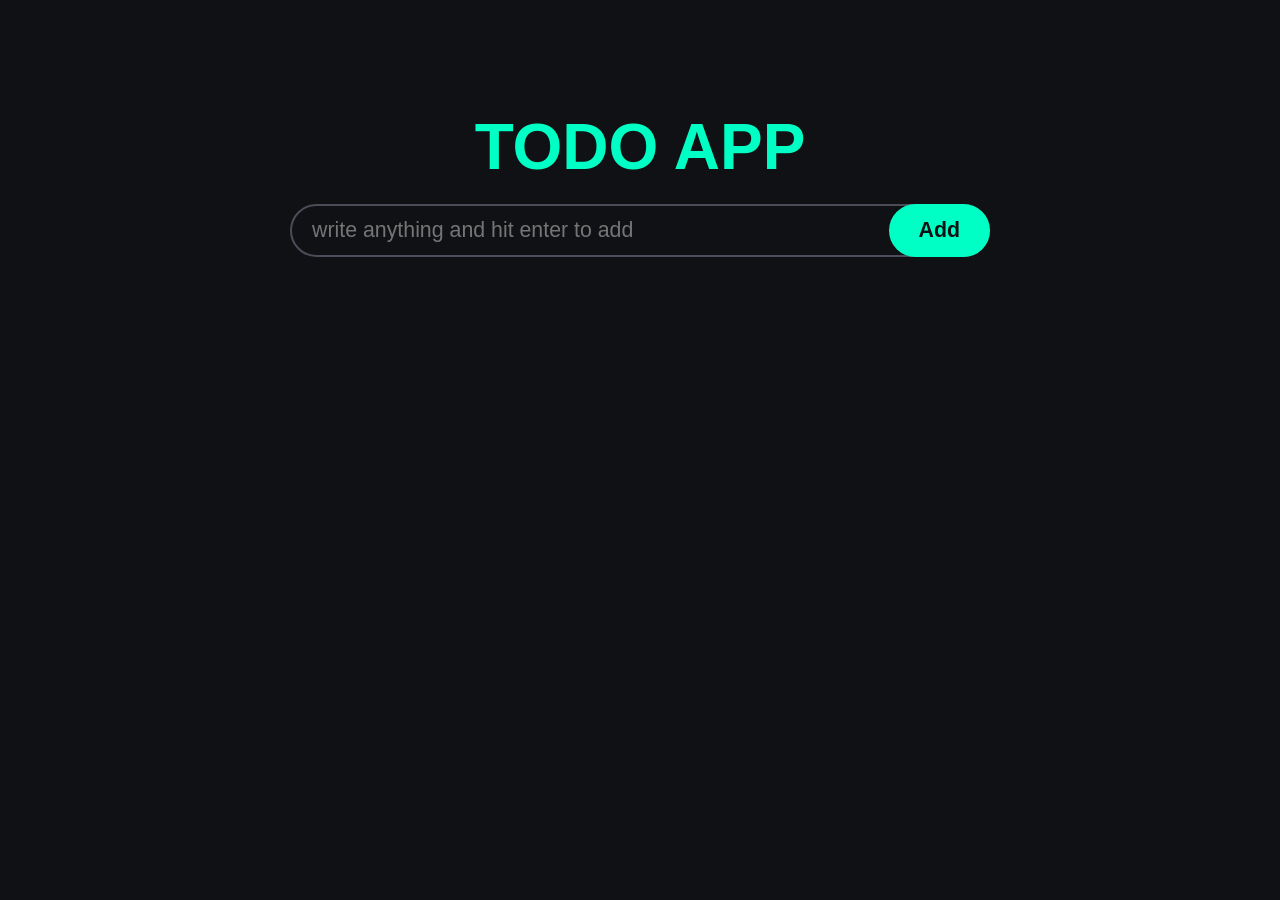
<file: projects/beginner/todo-app/index.html>
<!doctype html>
<html lang="en">
  <head>
    <meta charset="UTF-8" />
    <meta name="viewport" content="width=device-width, initial-scale=1.0" />
    <link rel="stylesheet" href="styles.css" />
    <script src="app.js" defer></script>
    <title>Todo App</title>
  </head>
  <body>
    <h1>Todo App</h1>
    <div class="wrapper">
      <form action="">
        <input
          id="todo-input"
          type="text"
          placeholder="write anything and hit enter to add"
          autocomplete="off"
        />
        <button id="add-btn">Add</button>
      </form>
      <ul id="todo-list" class="todo-list">
        <!-- <li class="todo">
          <input type="checkbox" id="todo-1" />
          <label class="custom-checkbox" for="todo-1"
            ><svg
              xmlns="http://www.w3.org/2000/svg"
              height="24px"
              viewBox="0 -960 960 960"
              width="24px"
              fill="transparent"
            >
              <path
                d="M382-240 154-468l57-57 171 171 367-367 57 57-424 424Z"
              /></svg
          ></label>
          <label for="todo-1" class="todo-text">
            webdev project with html, css and js
          </label>
          <button class="delete-btn">
            <svg
              xmlns="http://www.w3.org/2000/svg"
              height="24px"
              viewBox="0 -960 960 960"
              width="24px"
              fill="var(--secondary-color)"
            >
              <path
                d="M280-120q-33 0-56.5-23.5T200-200v-520h-40v-80h200v-40h240v40h200v80h-40v520q0 33-23.5 56.5T680-120H280Zm400-600H280v520h400v-520ZM360-280h80v-360h-80v360Zm160 0h80v-360h-80v360ZM280-720v52₀-52₀Z"
              />
            </svg>
          </button>
        </li>
        <li class="todo">
          <input type="checkbox" id="todo-2" />
          <label class="custom-checkbox" for="todo-2"
            ><svg
              xmlns="http://www.w3.org/2000/svg"
              height="24px"
              viewBox="0 -960 960 960"
              width="24px"
              fill="transparent"
            >
              <path
                d="M382-240 154-468l57-57 171 171 367-367 57 57-424 424Z"
              /></svg
          ></label>
          <label for="todo-2" class="todo-text">
            webdev project with html, css and js
          </label>
          <button class="delete-btn">
            <svg
              xmlns="http://www.w3.org/2000/svg"
              height="24px"
              viewBox="0 -960 960 960"
              width="24px"
              fill="var(--secondary-color)"
            >
              <path
                d="M280-120q-33 0-56.5-23.5T200-200v-520h-40v-80h200v-40h240v40h200v80h-40v520q0 33-23.5 56.5T680-120H280Zm400-600H280v520h400v-520ZM360-280h80v-360h-80v360Zm160 0h80v-360h-80v360ZM280-720v52₀-52₀Z"
              />
            </svg>
          </button>
        </li> -->
      </ul>
    </div>
  </body>
</html>
</file>
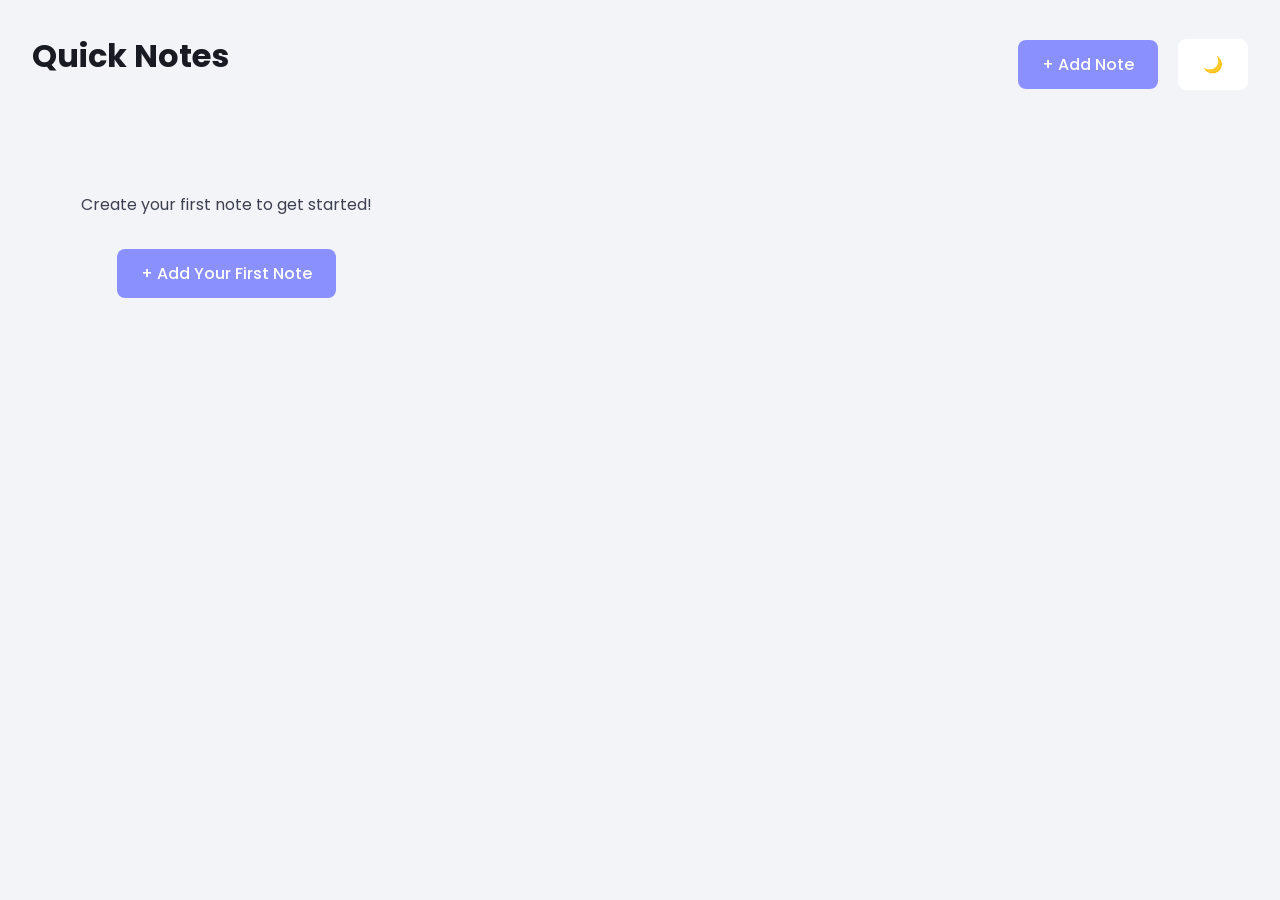
<file: projects/intermediate/note-app/index.html>
<!doctype html>
<html lang="en">
  <head>
    <meta charset="UTF-8" />
    <meta name="viewport" content="width=device-width, initial-scale=1.0" />
    <title>Quick Notes</title>
    <link rel="stylesheet" href="styles.css" />
    <script src="app.js" defer></script>
  </head>
  <body>
    <header>
      <h1>Quick Notes</h1>
      <div>
        <button class="add-note-btn" onclick="openNoteDialog()">
          + Add Note
        </button>
        <button id="themeToggleBtn" class="theme-toggle-btn">🌙</button>
      </div>
    </header>

    <main id="notesContainer" class="notes-grid"></main>

    <dialog id="noteDialog">
      <div class="dialog-content">
        <div class="dialog-header">
          <h2 class="dialog-title" id="dialogTitle">Add New Note</h2>
          <button class="close-btn" onclick="closeNoteDialog()">x</button>
        </div>

        <form id="noteForm">
          <div class="form-group">
            <label for="noteTitle" class="form-label">Title</label>
            <input
              type="text"
              id="noteTitle"
              class="form-input"
              placeholder="Enter note title..."
              required
            />
          </div>

          <div class="form-group">
            <label for="noteContent" class="form-label">Content</label>
            <textarea
              id="noteContent"
              class="form-textarea"
              placeholder="Write your note here..."
              required
            ></textarea>
          </div>

          <div class="dialog-actions">
            <button
              type="button"
              class="cancel-btn"
              onclick="closeNoteDialog()"
            >
              Cancel
            </button>
            <button type="submit" class="save-btn">Save Note</button>
          </div>
        </form>
      </div>
    </dialog>
  </body>
</html>
</file>
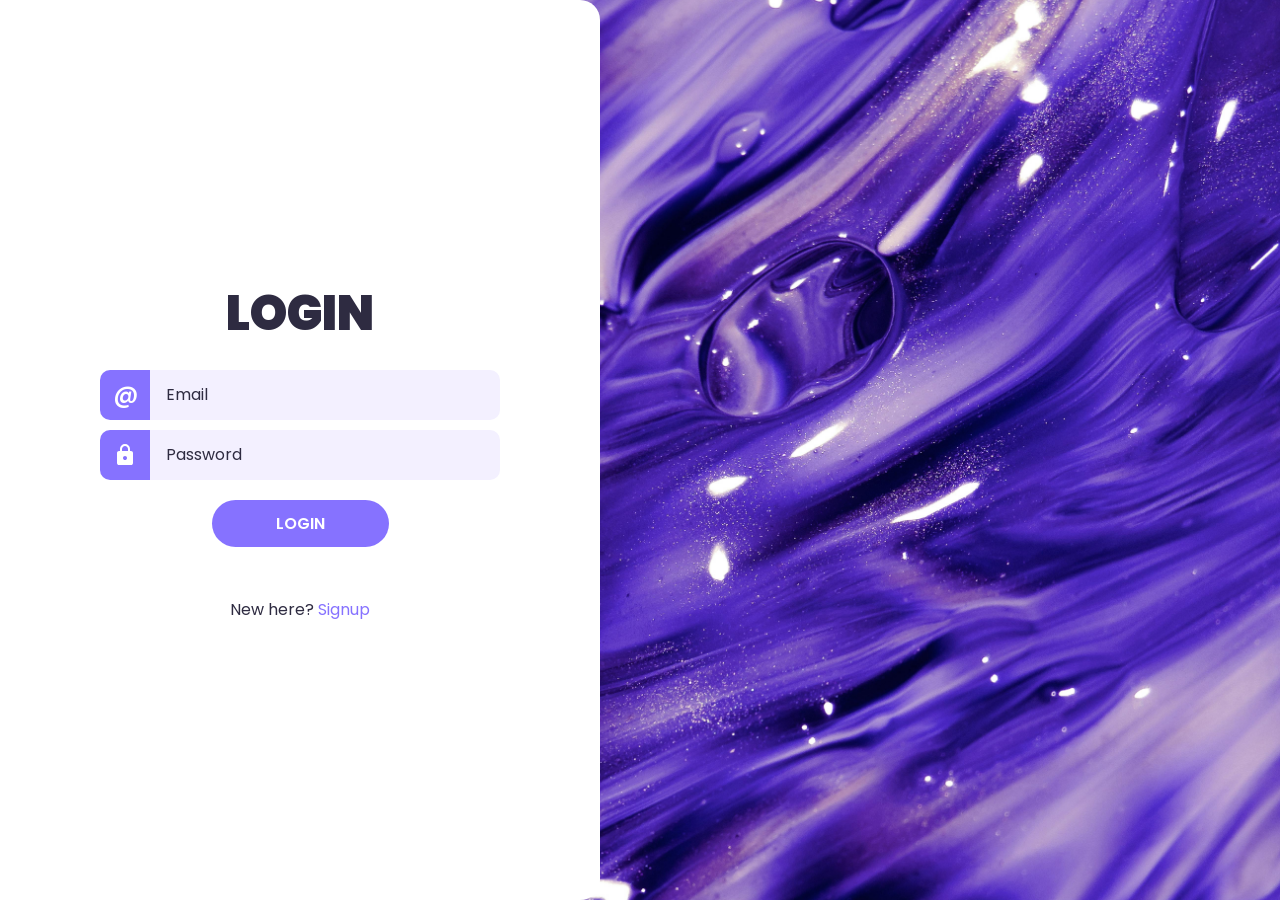
<file: projects/beginner/login-signup/login.html>
<!doctype html>
<html lang="en">
  <head>
    <meta charset="UTF-8" />
    <meta name="viewport" content="width=device-width, initial-scale=1.0" />
    <link rel="stylesheet" href="styles.css" />
    <script src="validation.js" defer></script>
    <title>Login</title>
  </head>
  <body>
    <div class="wrapper">
      <h1>Login</h1>
      <p id="error-message"></p>
      <form id="form">
        <div>
          <label for="email-input"><span>@</span></label>
          <input
            type="email"
            name="email"
            id="email-input"
            placeholder="Email"
          />
        </div>
        <div>
          <label for="password-input"
            ><svg
              xmlns="http://www.w3.org/2000/svg"
              height="24px"
              viewBox="0 -960 960 960"
              width="24px"
              fill="#434343"
            >
              <path
                d="M240-80q-33 0-56.5-23.5T160-160v-400q0-33 23.5-56.5T240-640h40v-80q0-83 58.5-141.5T480-920q83 0 141.5 58.5T680-720v80h40q33 0 56.5 23.5T800-560v400q0 33-23.5 56.5T720-80H240Zm296.5-223.5Q560-327 560-360t-23.5-56.5Q513-440 480-440t-56.5 23.5Q400-393 400-360t23.5 56.5Q447-280 480-280t56.5-23.5ZM360-640h240v-80q0-50-35-85t-85-35q-50 0-85 35t-35 85v80Z"
              /></svg
          ></label>
          <input
            type="password"
            name="password"
            id="password-input"
            placeholder="Password"
          />
        </div>

        <button type="submit">Login</button>
      </form>
      <p>New here? <a href="index.html">Signup</a></p>
    </div>
  </body>
</html>
</file>
<file: projects/beginner/blog-page/styles.css>
/* Reset default styles */
* {
  margin: 0;
  padding: 0;
  box-sizing: border-box;
  font-family: Arial, Helvetica, sans-serif;
}

body {
  line-height: 1.6;
  background-color: #f3f3f3;
  color: #333;
}

/* Header */
/* header {
  background: #111;
  color: #fff;
  padding: 2rem;
  text-align: center;
}

header h1 {
  margin-bottom: 0.5rem;
} */

h2 {
  font-size: clamp(1.2rem, 1.053vw + 0.863rem, 2rem);
}

nav {
  padding: 0.3rem;
  position: sticky;
  top: 0;
  z-index: 1000;
  background: #af3333;
}

nav ul {
  display: flex;
  list-style: none;
  justify-content: center;
  margin: 0;
  padding: 0.3rem 0;
  gap: 2.5rem;
}

nav ul li a {
  color: #fff;
  text-decoration: none;
  transition: all 0.3s ease-in-out;
  font-weight: bold;
}

nav ul li a:hover {
  text-decoration: underline;
}

/* Main Content */
main {
  padding: 0 1rem;
  max-width: 800px;
  margin: 2rem auto;
}

article {
  background-color: #fff;
  padding: 1.5rem;
  margin-bottom: 2rem;
  border-radius: 8px;
  box-shadow: 0 2px 5px rgba(0, 0, 0, 0.1);
}

article h2 {
  margin-bottom: 1rem;
  color: #111;
}

article img {
  max-width: 100%;
  height: auto;
  margin: 1rem 0;
  border-radius: 5px;
}

/* Grid Cards */
.card-container {
  display: grid;
  grid-template-columns: repeat(auto-fit, minmax(200px, 1fr));
  gap: 1rem;
}
.card {
  border: 1px solid #ddd;
  padding: 1rem;
  text-align: center;
  background: #fafafa;
}

.card img {
  max-width: 100%;
  height: auto;
  margin: 1rem 0;
  border-radius: 5px;
}

/* Comment Form */

section {
  background-color: #fff;
  padding: 1.5rem;
}

form label {
  display: block;
  margin-top: 1rem;
  font-weight: bold;
}

form input,
form textarea {
  width: 100%;
  padding: 0.7rem;
  margin-top: 0.3rem;
  border: 1px solid #ccc;
  border-radius: 4px;
}

form textarea {
  resize: vertical;
  min-height: 100px;
}
form button {
  padding: 0.7rem 1.5rem;
  margin-top: 1rem;

  border: none;
  background-color: #111;
  color: #fff;
  border-radius: 4px;
  cursor: pointer;
  width: 100%;
}

form input:focus,
form textarea:focus {
  border-color: #111;
  outline: none;
  background-color: #f9f9f9;
}

/* Footer */
footer {
  margin-top: 2rem;
  text-align: center;
  padding: 1rem;
  background: #111;
  color: #fff;
  width: 100%;
}

/* Responsive Design */

@media (max-width: 600px) {
  main {
    padding: 0 0.5rem;
    max-width: 100%;
  }

  nav ul li {
    margin: 0;
  }
}

/* Animations and Transitions */
.card {
  transition: transform 0.3s ease, box-shadow 0.3s ease;
}
.card:hover {
  transform: translateY(-5px) scale(1.02);
  box-shadow: 0 8px 15px rgba(0, 0, 0, 0.2);
}
button {
  transition: background-color 0.3s ease;
}
button:hover {
  background-color: #333;
  color: #fff;
}
/* Hero Section */
.hero {
  display: grid;
  grid-template-columns: 1fr 1fr;
  align-items: center;
  gap: 2rem;
  padding: 4rem 2rem;
  background: linear-gradient(to right, #0d0d0d, #1a1a1a);
  color: #fff;
  min-height: 100vh; 
}

.hero-content h1 {
  font-size: clamp(1.7rem, 1.224vw + 1.455rem, 2.5rem);
  margin-bottom: 1rem;
}

.hero-content p {
  font-size: 1.1rem;
  margin-bottom: 2rem;
  line-height: 1.6;
}

.hero-image img {
  width: 100%;
  border-radius: 12px;
  box-shadow: 0 8px 20px rgba(0, 0, 0, 0.4);
}

.cta-btn {
  display: inline-block;
  padding: 0.8rem 1.5rem;
  background: #ff4655;
  color: #fff;
  text-decoration: none;
  font-weight: bold;
  border-radius: 8px;
  transition: all 0.3s ease;
}

.cta-btn:hover {
  background: #e63946;
  transform: translateY(-3px); /* little hover lift */
}

/* ✅ Mobile Responsive Hero */
@media (max-width: 768px) {
  .hero {
    grid-template-columns: 1fr; /* single column */
    text-align: center;
    min-height: auto;
  }

  .hero-image {
    margin-top: 2rem;
  }
}
</file>
<file: projects/beginner/calculator/styles.css>
* {
  margin: 0;
  padding: 0;
  box-sizing: border-box;
}

body {
  font-family: Arial, sans-serif;
  background-color: hsl(225, 35%, 11%);

  min-height: 100vh;
  display: flex;
  justify-content: center;
  align-items: center;
}

.calculator {
  background-color: #282838;
  padding: 20px;
  border-radius: 10px;
  box-shadow: 0 0 10px rgba(0, 0, 0, 0.1);
  display: flex;
  flex-direction: column;
  gap: 20px;
  width: min(350px, 90%);
}

.display {
  width: 100%;
  height: 3.5rem;
  font-size: 1.75rem;
  text-align: right;
  padding: 10px;
  border: none;
  border-radius: 5px;
  background-color: #53545f;
  border: none;
  color: white;
  letter-spacing: 1px;
}
.display:focus {
  outline: none;
}

.buttons {
  display: grid;
  grid-template-columns: repeat(4, 1fr);
  gap: 1rem;
}

.button {
  height: 50px;
  font-size: 1.5rem;
  border: none;
  border-radius: 5px;
  background-color: #3d3d4b;
  color: white;
}

.button.clear {
  color: hsl(51, 100%, 40%);
}
.button.symbol {
  color: #ff808d;
}
.button.equals {
  background-color: #ff808d;
  color: white;
  grid-column: span 2;
}

button:hover {
  background-color: #4e4e5c;
  cursor: pointer;
}
</file>
<file: projects/beginner/login-signup/styles.css>
@import url(https://fonts.googleapis.com/css?family=Poppins:100,100italic,200,200italic,300,300italic,regular,italic,500,500italic,600,600italic,700,700italic,800,800italic,900,900italic);

:root {
  --accent-color: #8672ff;
  --base-color: #fff;
  --text-color: #2e2b41;
  --input-color: #f3f0ff;
}

* {
  margin: 0;
  padding: 0;
  box-sizing: border-box;
  font-family: "Poppins", sans-serif;
}

html {
  color: var(--text-color);
  text-align: center;
  font-size: 12pt;
}

body {
  min-height: 100vh;
  background-image: url(./background.jpg);
  background-size: cover;
  background-position: right;
  overflow: hidden;
}

.wrapper {
  box-sizing: border-box;
  background-color: var(--base-color);
  height: 100vh;
  width: max(40%, 600px);
  padding: 10px;
  border-radius: 0 20px 20px 0;
  display: flex;
  flex-direction: column;
  justify-content: center;
  align-items: center;
}

h1 {
  font-size: 3rem;
  font-weight: 900;
  text-transform: uppercase;
}

form {
  width: min(400px, 100%);
  margin-top: 20px;
  margin-bottom: 50px;
  display: flex;
  flex-direction: column;
  align-items: center;
  gap: 10px;
}

form > div {
  width: 100%;
  display: flex;
  justify-content: center;
}

form label {
  flex-shrink: 0;
  height: 50px;
  width: 50px;
  background-color: var(--accent-color);
  fill: var(--base-color);
  color: var(--base-color);
  border-radius: 10px 0 0 10px;
  display: flex;
  align-items: center;
  justify-content: center;
  font-size: 1.5rem;
  font-weight: 500;
}

svg {
  fill: var(--base-color);
}

form input {
  box-sizing: border-box;
  flex-grow: 1;
  min-width: 0;
  height: 50px;
  padding: 1rem;
  font: inherit;
  border-radius: 0 10px 10px 0;
  border: 2px solid transparent;
  background-color: var(--input-color);
  transition: 150ms ease;
  border-left: none;
}

form input:hover {
  border-color: (--accent-color);
}

form input:focus {
  outline: none;
  border-color: var(--text-color);
}

div:has(input:focus) > label {
  background-color: var(--text-color);
}

form input::placeholder {
  color: var(--text-color);
}

form button {
  margin-top: 10px;
  border: none;
  border-radius: 1000px;
  padding: 0.7rem 4rem;
  background-color: var(--accent-color);
  color: var(--base-color);
  font-size: inherit;
  font-weight: 600;
  text-transform: uppercase;
  cursor: pointer;
  transition: background-color 150ms ease;
}

form button:hover {
  background-color: var(--text-color);
}

form button:focus {
  outline: none;
  background-color: var(--text-color);
}

a {
  color: var(--accent-color);
  text-decoration: none;
  transition: 150ms ease;
}

a:hover {
  text-decoration: underline;
}

@media (max-width: 1100px) {
  .wrapper {
    width: min(600px, 100%);
    border-radius: 0;
  }
}

form div.incorrect label {
  background-color: #f06272;
}

form div.incorrect input {
  border-color: #f06272;
}

#error-message {
  color: #f06272;
  font-size: 0.9rem;
}
</file>
<file: projects/beginner/note-app/style.css>
@import url('https://fonts.googleapis.com/css2?family=Poppins:ital,wght@0,100;0,200;0,300;0,400;0,500;0,600;0,700;0,800;0,900;1,100;1,200;1,300;1,400;1,500;1,600;1,700;1,800;1,900&display=swap');

* {
  margin: 0;
  padding: 0;
  box-sizing: border-box;
}

:root {
  --brand-color: #8b90ff;
  --base-color: #f2f4f8;
  --surface-color: #fff;
  --text-color: #191b23;
  --secondary-text-color: #3c404f;
  --base-transparent-90: rgba(247, 247, 247, 0.9);
  --base-transparent-100: rgba(247, 247, 247, 1);
}

.dark-theme {
  --brand-color: #8b90ff;
  --base-color: #1e1f26;
  --surface-color: #2c2f38;
  --text-color: #f0f0f0;
  --secondary-text-color: #b0b3c0;
  --base-transparent-90: rgba(30, 31, 38, 0.9);
  --base-transparent-100: rgba(30, 31, 38, 1);
}

body {
  font-family: Poppins, sans-serif;
  margin: 2rem;
  background: var(--base-color);
  color: var(--text-color);
}

h1 {
  margin-bottom: 1rem;
}

button, input, textarea {
  font: inherit;
}

header {
  display: flex;
  justify-content: space-between;
  align-items: center;
  margin-bottom: 2rem;
}

.add-note-btn {
  background: var(--brand-color);
  color: white;
  border: none;
  padding: 0.75rem 1.5rem;
  border-radius: 0.5rem;
  cursor: pointer;
  font-weight: 500;
  transition: all 0.2s ease;
}

.add-note-btn:hover {
  background: #7a7fff;
}

.theme-toggle-btn {
  background: var(--surface-color);
  color: var(--text-color);
  border: 1px solid var(--surface-color);
  padding: 0.75rem 1.5rem;
  border-radius: 0.5rem;
  cursor: pointer;
  font-weight: 500;
  transition: all 0.2s ease;
  margin-left: 1rem;
}

.theme-toggle-btn:hover {
  background: var(--brand-color);
  color: white;
}


.notes-grid {
  display: grid;
  grid-template-columns: repeat(auto-fill, minmax(300px, 1fr));
  gap: 1.5rem;
}

.note-card {
  background: var(--surface-color);
  border-radius: 0.75rem;
  padding: 1.5rem;
  border: 1px solid var(--surface-color);
  transition: all 0.2s ease;
  position: relative;
}

.note-card:hover {
  transform: scale(1.02);
  box-shadow: 0 2px 15px rgba(0, 0, 0, 0.05);
}

.note-title {
  font-size: 1.25rem;
  font-weight: 600;
  margin-bottom: 0.75rem;
  color: var(--text-color);
  word-wrap: break-word;
}

.note-content {
  color: var(--secondary-text-color);
  line-height: 1.6;
  margin-bottom: 1rem;
  word-wrap: break-word;
  white-space: pre-wrap;
}

.note-actions {
  position: absolute;
  top: 1rem;
  right: 1rem;
  display: flex;
  gap: 0.5rem;
  opacity: 0;
  visibility: hidden;
  transition: all 0.2s ease;
}

.note-card:hover .note-actions {
  opacity: 1;
  visibility: visible;
}

.edit-btn, .delete-btn {
  width: 32px;
  height: 32px;
  border: none;
  border-radius: 0.375rem;
  cursor: pointer;
  display: flex;
  align-items: center;
  justify-content: center;
  transition: all 0.2s ease;
  backdrop-filter: blur(10px);
  background: var(--base-transparent-90);
  color: var(--text-color);
  border: 1px solid var(--surface-color);
}

.edit-btn:hover {
  background: var(--base-transparent-100);
  transform: scale(1.05);
}

.delete-btn:hover {
  background: #ff5252;
  transform: scale(1.05);
  color: white;
}

dialog {
  margin: auto;
  inset: 0;
  border: none;
  border-radius: 1rem;
  padding: 0;
  background: var(--surface-color);
  color: var(--text-color);
  max-width: 500px;
  width: 90vw;
}

dialog::backdrop {
  background: rgba(0, 0, 0, 0.1);
  backdrop-filter: blur(4px);
}

.dialog-content {
  padding: 2rem;
}

.dialog-header {
  display: flex;
  justify-content: space-between;
  align-items: center;
  margin-bottom: 1.5rem;
}

.dialog-title {
  font-size: 1.5rem;
  font-weight: 600;
}

.close-btn {
  background: none;
  border: none;
  font-size: 1.5rem;
  cursor: pointer;
  color: var(--secondary-text-color);
  padding: 0.25rem;
  border-radius: 0.25rem;
  transition: background 0.2s ease;
}

.close-btn:hover {
  background: var(--surface-color);
}

.form-group {
  margin-bottom: 1.5rem;
}

.form-label {
  display: block;
  margin-bottom: 0.5rem;
  font-weight: 500;
  color: var(--text-color);
}

.form-input, .form-textarea {
  width: 100%;
  padding: 0.75rem;
  border: 2px solid var(--surface-color);
  border-radius: 0.5rem;
  font-size: 1rem;
  transition: border-color 0.2s ease;
  background: var(--base-color);
  color: var(--text-color);
}

.form-input:focus, .form-textarea:focus {
  outline: none;
  border-color: var(--brand-color);
}

.form-textarea {
  resize: vertical;
  min-height: 120px;
}

.dialog-actions {
  display: flex;
  gap: 1rem;
  justify-content: flex-end;
}

.cancel-btn, .save-btn {
  padding: 0.75rem 1.5rem;
  border: none;
  border-radius: 0.5rem;
  cursor: pointer;
  font-weight: 500;
  transition: all 0.2s ease;
}

.cancel-btn {
  background: var(--base-color);
  color: var(--text-color);
}

.save-btn {
  background: var(--brand-color);
  color: white;
}

.save-btn:hover {
  background: #7a7fff;
}

.empty-state {
  text-align: center;
  padding: 4rem 2rem;
  color: var(--secondary-text-color);
}

.empty-state h2 {
  font-size: 1.5rem;
  margin-bottom: 0.5rem;
  font-weight: 600;
}

.empty-state p {
  font-size: 1rem;
  margin-bottom: 2rem;
}
</file>
<file: projects/beginner/responsive-layout/styles/general.css>
/* =========================================
   VARIABLES
========================================= */

:root {
  /* Colors */
  --clr-dark-100: #2e323f;
  --clr-dark-200: #3b4050;
  --clr-dark-300: #6f737f;
  --clr-accent-100: #a59678;
  --clr-light-100: #ffffff;
  --clr-light-200: #f5f5f5;

  /* Font Families */
  --font-oswald-bold: "Oswald", sans-serif;
  --font-montserrat: "Montserrat", sans-serif;

  /* Base Font Sizes (Mobile First) */
  /* Body text */
  --fs-body-xs: clamp(0.875rem, 0.8295rem + 0.2273vw, 1rem);
  --fs-body-sm: clamp(0.75rem, 0.6429rem + 0.5357vw, 1.125rem);
  --fs-body-md: clamp(0.875rem, 0.7159rem + 0.7955vw, 1.3125rem);
  --fs-body: clamp(1rem, 0.8182rem + 0.9091vw, 1.5rem);

  /* Headings (combined scale) */
  --fs-heading-sm: clamp(1.25rem, 1.0714rem + 0.8929vw, 1.875rem);
  --fs-heading: clamp(1.5rem, 1.2273rem + 1.3636vw, 2.25rem);

  /* Display (hero) */
  --fs-display: clamp(2.5rem, 1.6429rem + 4.2857vw, 5.5rem);

  /* padding */
  --padding-xsm: clamp(0.5rem, 0.2857rem + 1.0714vw, 1.25rem);
  --padding-sm: clamp(0.875rem, 0.625rem + 1.25vw, 1.75rem);
  --padding: clamp(1rem, 0.7143rem + 1.4286vw, 2rem);
  --padding-md: clamp(1.5rem, 1.0714rem + 2.1429vw, 3rem);
  --padding-lg: clamp(2rem, 1.4286rem + 2.8571vw, 4rem);

  --container-max-width: min(100%, 1200px);
}

/* =========================================
   GLOBAL RESET
========================================= */
* {
  margin: 0;
  padding: 0;
  box-sizing: border-box;
}

body {
  font-family: var(--font-montserrat);
  background-color: var(--clr-neutral-100);
  line-height: 1.3;
  color: var(--clr-accent-300);
  font-size: var(--fs-body);
}

ul {
  list-style: none;
}

a {
  text-decoration: none;
  color: inherit;
}

.container {
  max-width: var(--container-max-width);
  margin: 0 auto;
  padding: 0 var(--padding-lg);
  width: 100%;
}

/* header section */
#nav-toggle {
  display: none;
}

header {
  display: flex;
  align-items: center;
  background-color: var(--clr-dark-100);
  color: var(--clr-light-100);
  min-height: 10vh;
  min-height: 10dvh;
}

.logo {
  display: flex;
  justify-content: space-between;
  width: 100%;
  padding: 1rem 1.5rem;
  align-items: center;
}

.hamburger {
  display: block;
  cursor: pointer;
  font-size: 25px;
}

.nav-links {
  flex-wrap: wrap;
  display: none;
  gap: 1rem;
  justify-content: center;
  flex-direction: column;
  align-items: center;
  margin: 1rem 0;
  & > li:nth-child(4) {
    margin-top: 1.5rem; /* mobile (column layout) */
  }
}
.nav-links li a {
  font-size: var(--fs-body-sm);
  text-transform: uppercase;
  font-family: var(--font-oswald-bold);
  font-weight: 400;
  &:hover {
    color: var(--clr-accent-100);
  }
}
.sign-up {
  padding: 0.25rem var(--padding-sm);
  border-radius: 25px;
  background-color: var(--clr-accent-100);
  &:hover {
    background-color: var(--clr-light-100);
    color: var(--clr-dark-100);
  }
}
/* 
 css nav method

  #nav-toggle:checked ~ .nav-links {
    display: flex;
  } */

/* hero section */
.hero {
  background-color: var(--clr-dark-200);
  min-height: 90vh;
  min-height: 90dvh;
  height: 100%;
  display: flex !important;
  justify-content: center;
}

.hero-content {
  display: grid;
  grid-template-columns: 1fr;
  grid-template-rows: 4fr 3fr;
  gap: var(--fs-heading);
  max-height: 100%;
}

.hero-title {
  font-family: var(--font-oswald-bold);
  color: var(--clr-light-100);
  place-content: center;
  & > h1 {
    font-size: var(--fs-display);
  }
  & span {
    color: var(--clr-accent-100);
  }
}

.hero-text {
  font-size: var(--fs-body);
  font-family: var(--font-montserrat);
  color: var(--clr-light-100);
  display: flex;
  flex-direction: column;
  justify-content: flex-start;
  align-items: flex-start;
  gap: var(--fs-heading);
}

.cta-btn {
  font-family: var(--font-oswald-bold);
  text-transform: uppercase;
  font-size: var(--fs-body);
  padding: var(--padding-xsm) var(--padding-md);
  border-radius: 65px;
  font-weight: 500;
  background-color: var(--clr-accent-100);
}

.cta-btn:hover {
  opacity: 0.8;
}

/* design grid section*/
.design {
  background-color: var(--clr-light-200);
  color: var(--clr-dark-100);
}

.design-grid {
  padding: var(--padding-lg);
  display: grid;
  grid-template-columns: 1fr;
  grid-template-rows: repeat(3, auto);
  gap: 2rem;
}

.design-col {
  display: flex;
  flex-direction: column;
  gap: 2rem;
  align-items: center;
  text-align: center;

  & > h2 {
    font-family: var(--font-oswald-bold);
    font-size: var(--fs-heading-sm);
    color: var(--clr-accent-100);
  }
  & > p {
    font-family: var(--font-montserrat);
    font-size: var(--fs-body-sm);
  }
}

/* method section */
.method {
  background-color: var(--clr-light-100);
  color: var(--clr-dark-100);
}

.method-content {
  padding: var(--padding-lg);
  display: grid;
  grid-template-columns: 1fr;
  grid-template-rows: repeat(2, auto);
  gap: var(--padding-lg);
  align-items: center;
}

.method-img {
  padding: 0;
}

.image-side {
  font-size: var(--fs-body-md);
  display: grid;
  grid-template-columns: 1fr;
  gap: var(--padding-lg);
  & h2 {
    font-family: var(--font-oswald-bold);
    font-size: var(--fs-heading);
    color: var(--clr-accent-100);
    text-align: center;
  }
}

.method-row {
  display: flex;
  flex-direction: column;
  gap: var(--padding-lg);
  align-items: center;
  max-width: 100%;
}

.grid-side {
  display: grid;
  /* each auto-created row gets this sizing */
  grid-auto-rows: minmax(200px, auto);

  /* grid-template-rows: repeat(3, minmax(200px, auto)); - number of rows is limited to 3*/
  gap: 1rem;
  margin: 0 auto;
}

.grid-method {
  font-family: var(--font-montserrat);
  color: var(--clr-light-200);
  padding: var(--padding-md);
  background-color: var(--clr-dark-200);
  display: flex;
  flex-direction: column;
  align-items: center;
  justify-content: center;
  text-align: center;

  & > h2 {
    font-family: var(--font-oswald-bold);
    font-size: var(--fs-heading-sm);
  }
  & > p {
    font-size: var(--fs-body-sm);
    margin-top: 1rem;
  }
}

/* footer section */

footer {
  background-color: var(--clr-dark-200);
  color: var(--clr-light-200);

  font-size: var(--fs-body-sm);
}
.footer-content {
  display: grid;
  grid-template-columns: 1fr;
  gap: var(--padding-md);
  padding: var(--padding-lg);
}

.footer-title {
  font-family: var(--font-oswald-bold);
  font-size: var(--fs-heading);
  color: var(--clr-light-200);
  text-align: center;
}

.footer-box {
  display: grid;
  grid-template-columns: 1fr;
  gap: 2rem;
}

.footer-about {
  & > h2 {
    font-family: var(--font-oswald-bold);
    font-size: var(--fs-body-md);
    color: var(--clr-accent-100);
  }
  & > p {
    margin-top: 1rem;
    font-family: var(--font-montserrat);
    font-size: var(--fs-body-xs);
    color: var(--clr-light-200);
    font-weight: 100;
  }
}

.footer-links {
  display: grid;
  grid-template-columns: 1fr;
  gap: 1rem;
}

.link-col {
  display: flex;
  flex-direction: column;
  gap: 1rem;
  align-items: flex-start;
  & > h2 {
    font-family: var(--font-oswald-bold);
    font-size: var(--fs-body-md);
    color: var(--clr-accent-100);
  }
  & > ul {
    display: flex;
    flex-direction: column;
    gap: 0.5rem;
  }
  & > ul > li > a {
    font-weight: 100;
    color: var(--clr-light-200);
    font-size: var(--fs-body-xs);
    font-family: var(--font-montserrat);
    &:hover {
      color: var(--clr-accent-100);
    }
  }
}


/* =========================================
   SMARTWATCH MODE — screens under 200px
========================================= */
@media (max-width: 200px) {

  /* Global tightening */
  body {
    font-size: 10px;
    line-height: 1.2;
  }

  .container {
    padding: 0 0.25rem;
  }

  header {
    min-height: auto;
  }

  .logo {
    padding: 0.5rem;
  }

  .logo img {
    width: 40px;
  }

  .hamburger {
    font-size: 1rem;
  }

  /* Navigation */
  .nav-links li a {
    font-size: 0.7rem;
  }

  .sign-up {
    padding: 0.15rem 0.75rem;
    border-radius: 20px;
    font-size: 0.7rem;
  }

  /* =========================================
       HERO
  ========================================== */
  .hero {
    min-height: auto;
    padding: 0.5rem 0;
  }

  .hero-content {
    gap: 0.5rem;
    grid-template-rows: auto auto;
    padding: 0.25rem;
  }

  .hero-title h1 {
    font-size: 1.25rem; /* replaces large clamp */
  
  }

  .hero-text {
    gap: 0.5rem;
  }

  .hero-text p {
    font-size: 0.75rem;
  }

  .cta-btn {
    font-size: 0.75rem;
    padding: 0.25rem 1rem;
  }

  /* =========================================
       DESIGN SECTION
  ========================================== */
  .design-grid {
    gap: 0.75rem;
    padding: 0.5rem;
  }

  .design-col h2 {
    font-size: 1rem;
  }

  .design-col p {
    font-size: 0.7rem;
  }

  /* =========================================
       METHOD SECTION
  ========================================== */
  .method-content {
    padding: 0.5rem;
    gap: 0.75rem;
  }

  .image-side {
    gap: 0.75rem;
    font-size: 0.75rem;
  }

  .image-side h2 {
    font-size: 1.1rem;
  }

  .method-text {
    font-size: 0.7rem;
  }

  .method-img {
    width: 100%;
    height: auto;
  }

  .grid-side {
    gap: 0.5rem;
  }

  .grid-method {
    padding: 0.5rem;
  }

  .grid-method h2 {
    font-size: 0.9rem;
  }

  .grid-method p {
    font-size: 0.7rem;
  }

  /* =========================================
       FOOTER SECTION
  ========================================== */
  .footer-content {
    padding: 0.5rem;
    gap: 1rem;
  }

  .footer-title {
    font-size: 1.25rem;
  }

  .footer-box {
    gap: 0.75rem;
    grid-template-columns: 1fr;
  }

  .footer-about h2 {
    font-size: 0.9rem;
  }

  .footer-about p {
    font-size: 0.7rem;
  }

  .footer-links {
    gap: 0.5rem;
  }

  .link-col h2 {
    font-size: 0.9rem;
  }

  .link-col a {
    font-size: 0.7rem;
  }
}
</file>
<file: projects/beginner/responsive-layout/styles/tablet.css>
/* header section */
#nav-toggle,
.hamburger {
  display: none;
}

.nav-links {
  display: flex !important;
}

.logo {
  max-width: 150px;
  margin-left: 2rem;
}

nav {
  width: 100%;
  display: flex;
  align-items: center;
  justify-content: space-between;
}

.nav-links {
  margin: 0;
  flex-direction: row;

  margin-right: 2rem;
  & > li:nth-child(4) {
    margin-top: 0;
    margin-left:var(--padding-lg)
  }
}

/* hero section */

.hero {
  min-height: 50vh;
  min-height: 50dvh;
}

.hero-content {
  grid-template-rows: auto;
  grid-template-columns: 2fr 2fr;
  gap: var(--fs-display);
  padding: var(--fs-display);
}

.hero-text {
  justify-content: flex-end;
  
}

/* design grid section*/
.design-grid {
  grid-template-columns: repeat(3, 1fr);
  grid-template-rows: auto;
  gap: 4rem;
}

/*method section   */
.image-side {
  display: grid;
  grid-template-columns: 1fr;
  grid-template-rows: repeat(2, auto);
}

.method-img {
  width: 100%;
  height: 25vw;
  object-fit: cover;
}

.grid-side {
  display: grid;
  grid-template-columns: repeat(3, 1fr);
  grid-template-rows: 1fr;
  gap: var(--padding);
  margin: 0;
}

/* footer section */
.footer-box {
  display: grid;
  grid-template-columns: 1fr 1fr;
  gap: 2rem;
  padding: 0;
  padding-bottom: 0;
}

.footer-links {
  grid-column: 2 / 3;
  display: grid;
  grid-template-columns: repeat(3, 1fr);
  gap: 1.5rem;
}

.footer-about {
  grid-column: 1/2;
}
</file>
<file: projects/beginner/responsive-layout/styles/desktop.css>
/* header section */
.nav-links > li:nth-child(4) {
  margin-top: 0;
  margin-left: clamp(11rem, 9.8571rem + 5.7143vw, 15rem);
}

/* hero section */

.hero {
  min-height: 90vh;
  min-height: 90dvh;
}

/*method section   */

.method-content {
  padding: var(--padding-lg);
  display: grid;
  grid-template-columns: repeat(6,1fr);
  grid-template-rows: 1fr;
  gap: 0;

}

.image-side {
 grid-column: span 3;
 
}

.method-img {
  width: 100%;
  height: auto;
  object-fit: cover;
}
.grid-side {
  grid-column: 5/7;
  grid-template-columns:1fr;
  grid-auto-rows: minmax(200px, auto);
  gap: var(--padding);
place-self: start ;
}
</file>
<file: projects/beginner/responsive-sidebar/styles.css>
@import url(https://fonts.googleapis.com/css?family=Poppins:100,100italic,200,200italic,300,300italic,regular,italic,500,500italic,600,600italic,700,700italic,800,800italic,900,900italic);

:root {
  --base-color: #11121a;
  --line-color: #42434a;
  --hover-color: #222533;
  --text-color: #8080bd;
  --accent-color: #5e63ff;
  --secondary-text-color: #b0b3c1;
}

* {
  margin: 0;
  padding: 0;
  box-sizing: border-box;
}

html {
  font-family: "Poppins", sans-serif;
  line-height: 1.5rem;
}

body {
  min-height: 100vh;
  min-height: 100dvh;
  background-color: var(--base-color);
  color: var(--text-color);
  display: grid;
  grid-template-columns: auto 1fr;
}

main {
  padding: min(2rem, 7%);
}

main p {
  color: var(--secondary-text-color);
}

.container {
  border: 1px solid var(--line-color);
  border-radius: 1rem;
  margin-bottom: 1.5rem;
  padding: min(2.5rem, 15%);
}

.container p {
  margin-top: 1rem;
}

#sidebar {
  width: 250px;
  height: 100vh;
  padding: 0.35rem 1rem;
  box-sizing: border-box;
  background-color: var(--base-color);
  border-right: 1px solid var(--line-color);
  position: sticky;
  top: 0;
  align-self: flex-start;
  transition: width 0.3s ease-in-out;
  overflow: hidden;
  text-wrap: nowrap;
}

#sidebar.close {
  width: 60px;
  padding: 0.5rem;
}

#sidebar ul {
  list-style: none;
  padding: 0;
  margin: 0;
}

#sidebar > ul > li:first-child {
  display: flex;
  justify-content: flex-end;
  margin-bottom: 1rem;
  .logo {
    font-weight: 600;
  }
}

#sidebar ul li.active a {
  color: var(--accent-color);

  svg {
    fill: var(--accent-color);
  }
}

#sidebar a,
#sidebar .dropdown-btn,
#sidebar .logo {
  border-radius: 0.5rem;
  padding: 0.65rem 1rem;
  text-decoration: none;
  color: var(--text-color);
  display: flex;
  align-items: center;
  gap: 1rem;
}

#sidebar svg {
  flex-shrink: 0;
  fill: var(--text-color);
}

.dropdown-btn {
  width: 100%;
  border: none;
  background: none;
  text-align: left;
  font: inherit;
  cursor: pointer;
}
#sidebar a span,
#sidebar .dropdown-btn span {
  flex-grow: 1;
}

#sidebar a:hover,
#sidebar .dropdown-btn:hover {
  background-color: var(--hover-color);
}

#sidebar .sub-menu {
  display: grid;
  grid-template-rows: 0fr;
  transition: 0.3s ease;
  > div {
    overflow: hidden;
  }
  a {
    padding-left: 2rem;
  }
}

#sidebar .sub-menu.show {
  grid-template-rows: 1fr;
}
.dropdown-btn svg {
  transition: 0.3s ease;
}
.rotate svg:last-child {
  transform: rotate(-180deg);
}

#toggle-btn {
  border: none;
  background: none;
  cursor: pointer;
  margin-left: auto;
  padding: 1rem;
  border-radius: 0.5rem;
  > svg {
    transition: 0.2s ease;
  }
}

#toggle-btn:hover {
  background-color: var(--hover-color);
}

@media (max-width: 800px) {
  body {
    grid-template-columns: 1fr;
  }
  main {
    padding: 2rem 1rem 4rem 1rem;
  }
  .container {
    border: none;
    padding: 0;
  }

  #sidebar {
    height: 4rem;
    width: 100%;
    padding: 0;
    border-top: 1px solid var(--line-color);
    border-right: none;
    position: fixed;

    top: unset;
    bottom: 0;
    ul li span,
    ul li:first-child,
    ul li .dropdown-btn svg:last-child {
      display: none;
    }
    > ul {
      padding: 0;
      display: grid;
      grid-auto-columns: 4rem;
      grid-auto-flow: column;
      align-items: center;
      overflow-x: scroll;
    }

    ul li {
      height: 100%;
    }

    ul a,
    ul .dropdown-btn {
      width: 4rem;
      height: 4rem;
      padding: 0;
      border-radius: 0;
      justify-content: center;
    }

    ul li .sub-menu.show {
      position: fixed;
      bottom: 4rem;
      left: 0;
      box-sizing: border-box;
      width: 100%;
      height: 4rem;
      background-color: var(--hover-color);
      border-top: 1px solid var(--line-color);
      display: flex;
      justify-content: center;
      >div{
        overflow-x: auto;
      }
      li {
        display: inline-flex;
      }

      a{
        box-sizing: border-box;
        padding: 1rem;
        width: auto;
        justify-content: center;
      }
    }
  }
}
</file>
<file: projects/beginner/todo-app/styles.css>
:root {
  --background: #101114;
  --primary-color: #1c1d20;
  --secondary-color: #4a4d57;
  --accent-color: #00ffc4;
  --text-color: #f9f9f9;
}

* {
  box-sizing: border-box;
  margin: 0;
  padding: 0;
}

html {
  font-family: "Segoe UI", Tahoma, Geneva, Verdana, sans-serif;
  font-size: 16pt;
  color: var(--text-color);
}

body {
  min-height: 100vh;
  padding: 10px;
  background-color: var(--background);
  display: flex;
  flex-direction: column;
  align-items: center;
}

h1 {
  margin-top: 100px;
  margin-bottom: 20px;
  font-size: 3rem;
  font-weight: 800;
  text-transform: uppercase;
  text-align: center;
  color: var(--accent-color);
}

.wrapper {
  width: min(700px, 100%);
  display: flex;
  flex-direction: column;
  gap: 10px;
}

#todo-input {
  box-sizing: border-box;
  padding: 12px 20px;
  width: 100%;
  background: none;
  border: 2px solid var(--secondary-color);
  border-radius: 1000px;
  font: inherit;
  color: var(--text-color);
  caret-color: var(--accent-color);
}

#todo-input:focus {
  outline: none;
  border-color: var(--accent-color);
}
form {
  position: relative;
}
#add-btn {
  position: absolute;
  right: 0;
  top: 0;
  background-color: var(--accent-color);
  height: 100%;
  padding: 0 30px;
  border: none;
  border-radius: 1000px;
  font: inherit;
  font-weight: 600;
  color: var(--background);
  cursor: pointer;
}

.todo {
  margin-bottom: 10px;
  padding: 0 16px;
  background-color: var(--primary-color);
  border-radius: 15px;
  display: flex;
  align-items: center;
}

.todo .todo-text {
  padding: 15px;
  padding-right: 0;
  transition: 200ms ease;
  flex-grow: 1;
}

.delete-btn {
  padding: 3px;
  background: none;
  border: none;
  display: flex;
  justify-content: center;
  align-items: center;
  cursor: pointer;
}

.delete-btn svg {
  transition: 0.2s ease;
}

.delete-btn:hover svg {
  fill: #ff0033;
}

.custom-checkbox {
  border: 2px solid var(--accent-color);
  border-radius: 50%;
  min-width: 20px;
  min-height: 20px;
  display: flex;
  justify-content: center;
  align-items: center;
  flex-shrink: 0;
  cursor: pointer;
  transition: 200ms ease;
}

input[type="checkbox"] {
  display: none;
}

input[type="checkbox"]:checked ~ .custom-checkbox {
  background-color: var(--accent-color);
}

input[type="checkbox"]:checked ~ .custom-checkbox svg {
  fill: var(--primary-color);
}

input[type="checkbox"]:checked ~ .todo-text {
  text-decoration: line-through;
  color: var(--secondary-color);
}

@media (max-width: 500px) {
  html {
    font-size: 12pt;
  }

  #add-btn {
    position: unset;
    width: 100%;
    height: auto;
    margin-top: 10px;
    padding: 15px;
  }
  h1 {
    margin-top: 50px;
    font-size: 15vw;
  }
}
</file>
<file: projects/intermediate/note-app/styles.css>
@import url('https://fonts.googleapis.com/css2?family=Poppins:ital,wght@0,100;0,200;0,300;0,400;0,500;0,600;0,700;0,800;0,900;1,100;1,200;1,300;1,400;1,500;1,600;1,700;1,800;1,900&display=swap');

* {
  margin: 0;
  padding: 0;
  box-sizing: border-box;
}

:root {
  --brand-color: #8b90ff;
  --base-color: #f2f4f8;
  --surface-color: #fff;
  --text-color: #191b23;
  --secondary-text-color: #3c404f;
  --base-transparent-90: rgba(247, 247, 247, 0.9);
  --base-transparent-100: rgba(247, 247, 247, 1);
}

.dark-theme {
  --brand-color: #8b90ff;
  --base-color: #1e1f26;
  --surface-color: #2c2f38;
  --text-color: #f0f0f0;
  --secondary-text-color: #b0b3c0;
  --base-transparent-90: rgba(30, 31, 38, 0.9);
  --base-transparent-100: rgba(30, 31, 38, 1);
}

body {
  font-family: Poppins, sans-serif;
  margin: 2rem;
  background: var(--base-color);
  color: var(--text-color);
}

h1 {
  margin-bottom: 1rem;
}

button, input, textarea {
  font: inherit;
}

header {
  display: flex;
  justify-content: space-between;
  align-items: center;
  margin-bottom: 2rem;
}

.add-note-btn {
  background: var(--brand-color);
  color: white;
  border: none;
  padding: 0.75rem 1.5rem;
  border-radius: 0.5rem;
  cursor: pointer;
  font-weight: 500;
  transition: all 0.2s ease;
}

.add-note-btn:hover {
  background: #7a7fff;
}

.theme-toggle-btn {
  background: var(--surface-color);
  color: var(--text-color);
  border: 1px solid var(--surface-color);
  padding: 0.75rem 1.5rem;
  border-radius: 0.5rem;
  cursor: pointer;
  font-weight: 500;
  transition: all 0.2s ease;
  margin-left: 1rem;
}

.theme-toggle-btn:hover {
  background: var(--brand-color);
  color: white;
}


.notes-grid {
  display: grid;
  grid-template-columns: repeat(auto-fill, minmax(300px, 1fr));
  gap: 1.5rem;
}

.note-card {
  background: var(--surface-color);
  border-radius: 0.75rem;
  padding: 1.5rem;
  border: 1px solid var(--surface-color);
  transition: all 0.2s ease;
  position: relative;
}

.note-card:hover {
  transform: scale(1.02);
  box-shadow: 0 2px 15px rgba(0, 0, 0, 0.05);
}

.note-title {
  font-size: 1.25rem;
  font-weight: 600;
  margin-bottom: 0.75rem;
  color: var(--text-color);
  word-wrap: break-word;
}

.note-content {
  color: var(--secondary-text-color);
  line-height: 1.6;
  margin-bottom: 1rem;
  word-wrap: break-word;
  white-space: pre-wrap;
}

.note-actions {
  position: absolute;
  top: 1rem;
  right: 1rem;
  display: flex;
  gap: 0.5rem;
  opacity: 0;
  visibility: hidden;
  transition: all 0.2s ease;
}

.note-card:hover .note-actions {
  opacity: 1;
  visibility: visible;
}

.edit-btn, .delete-btn {
  width: 32px;
  height: 32px;
  border: none;
  border-radius: 0.375rem;
  cursor: pointer;
  display: flex;
  align-items: center;
  justify-content: center;
  transition: all 0.2s ease;
  backdrop-filter: blur(10px);
  background: var(--base-transparent-90);
  color: var(--text-color);
  border: 1px solid var(--surface-color);
}

.edit-btn:hover {
  background: var(--base-transparent-100);
  transform: scale(1.05);
}

.delete-btn:hover {
  background: #ff5252;
  transform: scale(1.05);
  color: white;
}

dialog {
  margin: auto;
  inset: 0;
  border: none;
  border-radius: 1rem;
  padding: 0;
  background: var(--surface-color);
  color: var(--text-color);
  max-width: 500px;
  width: 90vw;
}

dialog::backdrop {
  background: rgba(0, 0, 0, 0.1);
  backdrop-filter: blur(4px);
}

.dialog-content {
  padding: 2rem;
}

.dialog-header {
  display: flex;
  justify-content: space-between;
  align-items: center;
  margin-bottom: 1.5rem;
}

.dialog-title {
  font-size: 1.5rem;
  font-weight: 600;
}

.close-btn {
  background: none;
  border: none;
  font-size: 1.5rem;
  cursor: pointer;
  color: var(--secondary-text-color);
  padding: 0.25rem;
  border-radius: 0.25rem;
  transition: background 0.2s ease;
}

.close-btn:hover {
  background: var(--surface-color);
}

.form-group {
  margin-bottom: 1.5rem;
}

.form-label {
  display: block;
  margin-bottom: 0.5rem;
  font-weight: 500;
  color: var(--text-color);
}

.form-input, .form-textarea {
  width: 100%;
  padding: 0.75rem;
  border: 2px solid var(--surface-color);
  border-radius: 0.5rem;
  font-size: 1rem;
  transition: border-color 0.2s ease;
  background: var(--base-color);
  color: var(--text-color);
}

.form-input:focus, .form-textarea:focus {
  outline: none;
  border-color: var(--brand-color);
}

.form-textarea {
  resize: vertical;
  min-height: 120px;
}

.dialog-actions {
  display: flex;
  gap: 1rem;
  justify-content: flex-end;
}

.cancel-btn, .save-btn {
  padding: 0.75rem 1.5rem;
  border: none;
  border-radius: 0.5rem;
  cursor: pointer;
  font-weight: 500;
  transition: all 0.2s ease;
}

.cancel-btn {
  background: var(--base-color);
  color: var(--text-color);
}

.save-btn {
  background: var(--brand-color);
  color: white;
}

.save-btn:hover {
  background: #7a7fff;
}

.empty-state {
  text-align: center;
  padding: 4rem 2rem;
  color: var(--secondary-text-color);
}

.empty-state h2 {
  font-size: 1.5rem;
  margin-bottom: 0.5rem;
  font-weight: 600;
}

.empty-state p {
  font-size: 1rem;
  margin-bottom: 2rem;
}
</file>
